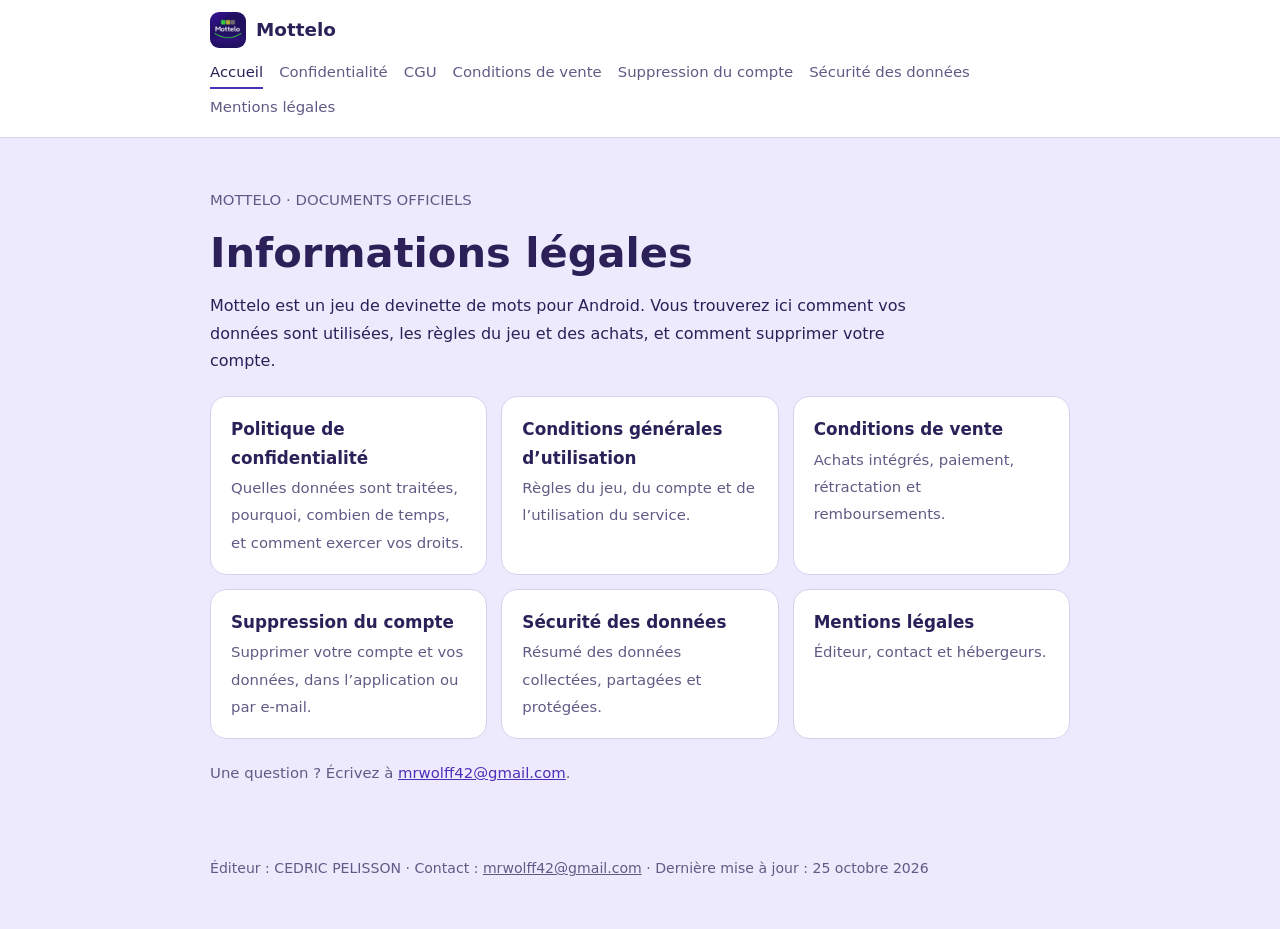
<file: index.html>
<!doctype html>
<html lang="fr">
<head>
<meta charset="utf-8">
<meta name="viewport" content="width=device-width,initial-scale=1">
<title>Informations légales — Mottelo</title>
<meta name="description" content="Confidentialité, conditions d’utilisation, conditions de vente et suppression de compte de l’application Mottelo.">
<meta name="theme-color" content="#25106a">
<link rel="icon" href="logo.png" type="image/png">
<link rel="stylesheet" href="style.css">
</head>
<body>
<header class="top"><div class="in">
<a class="brand" href="index.html"><img src="logo.png" alt="" width="36" height="36">Mottelo</a>
<nav aria-label="Pages légales"><a href="index.html" aria-current="page">Accueil</a><a href="privacy-policy.html">Confidentialité</a><a href="terms.html">CGU</a><a href="sales-terms.html">Conditions de vente</a><a href="account-deletion.html">Suppression du compte</a><a href="data-safety.html">Sécurité des données</a><a href="legal-notice.html">Mentions légales</a></nav>
</div></header>
<main>

<p class="muted">MOTTELO · DOCUMENTS OFFICIELS</p>
<h1>Informations légales</h1>
<p>Mottelo est un jeu de devinette de mots pour Android. Vous trouverez ici comment vos données sont utilisées, les règles du jeu et des achats, et comment supprimer votre compte.</p>
<div class="grid">
<a class="item" href="privacy-policy.html"><strong>Politique de confidentialité</strong><span>Quelles données sont traitées, pourquoi, combien de temps, et comment exercer vos droits.</span></a>
<a class="item" href="terms.html"><strong>Conditions générales d’utilisation</strong><span>Règles du jeu, du compte et de l’utilisation du service.</span></a>
<a class="item" href="sales-terms.html"><strong>Conditions de vente</strong><span>Achats intégrés, paiement, rétractation et remboursements.</span></a>
<a class="item" href="account-deletion.html"><strong>Suppression du compte</strong><span>Supprimer votre compte et vos données, dans l’application ou par e-mail.</span></a>
<a class="item" href="data-safety.html"><strong>Sécurité des données</strong><span>Résumé des données collectées, partagées et protégées.</span></a>
<a class="item" href="legal-notice.html"><strong>Mentions légales</strong><span>Éditeur, contact et hébergeurs.</span></a>
</div>
<p class="muted">Une question ? Écrivez à <a href="mailto:mrwolfflw42@gmail.com">mrwolff42@gmail.com</a>.</p>

</main>
<footer>Éditeur : CEDRIC PELISSON · Contact : <a href="mailto:mrwolfflw42@gmail.com">mrwolff42@gmail.com</a> · Dernière mise à jour : 25 octobre 2026</footer>
</body>
</html>
</file>
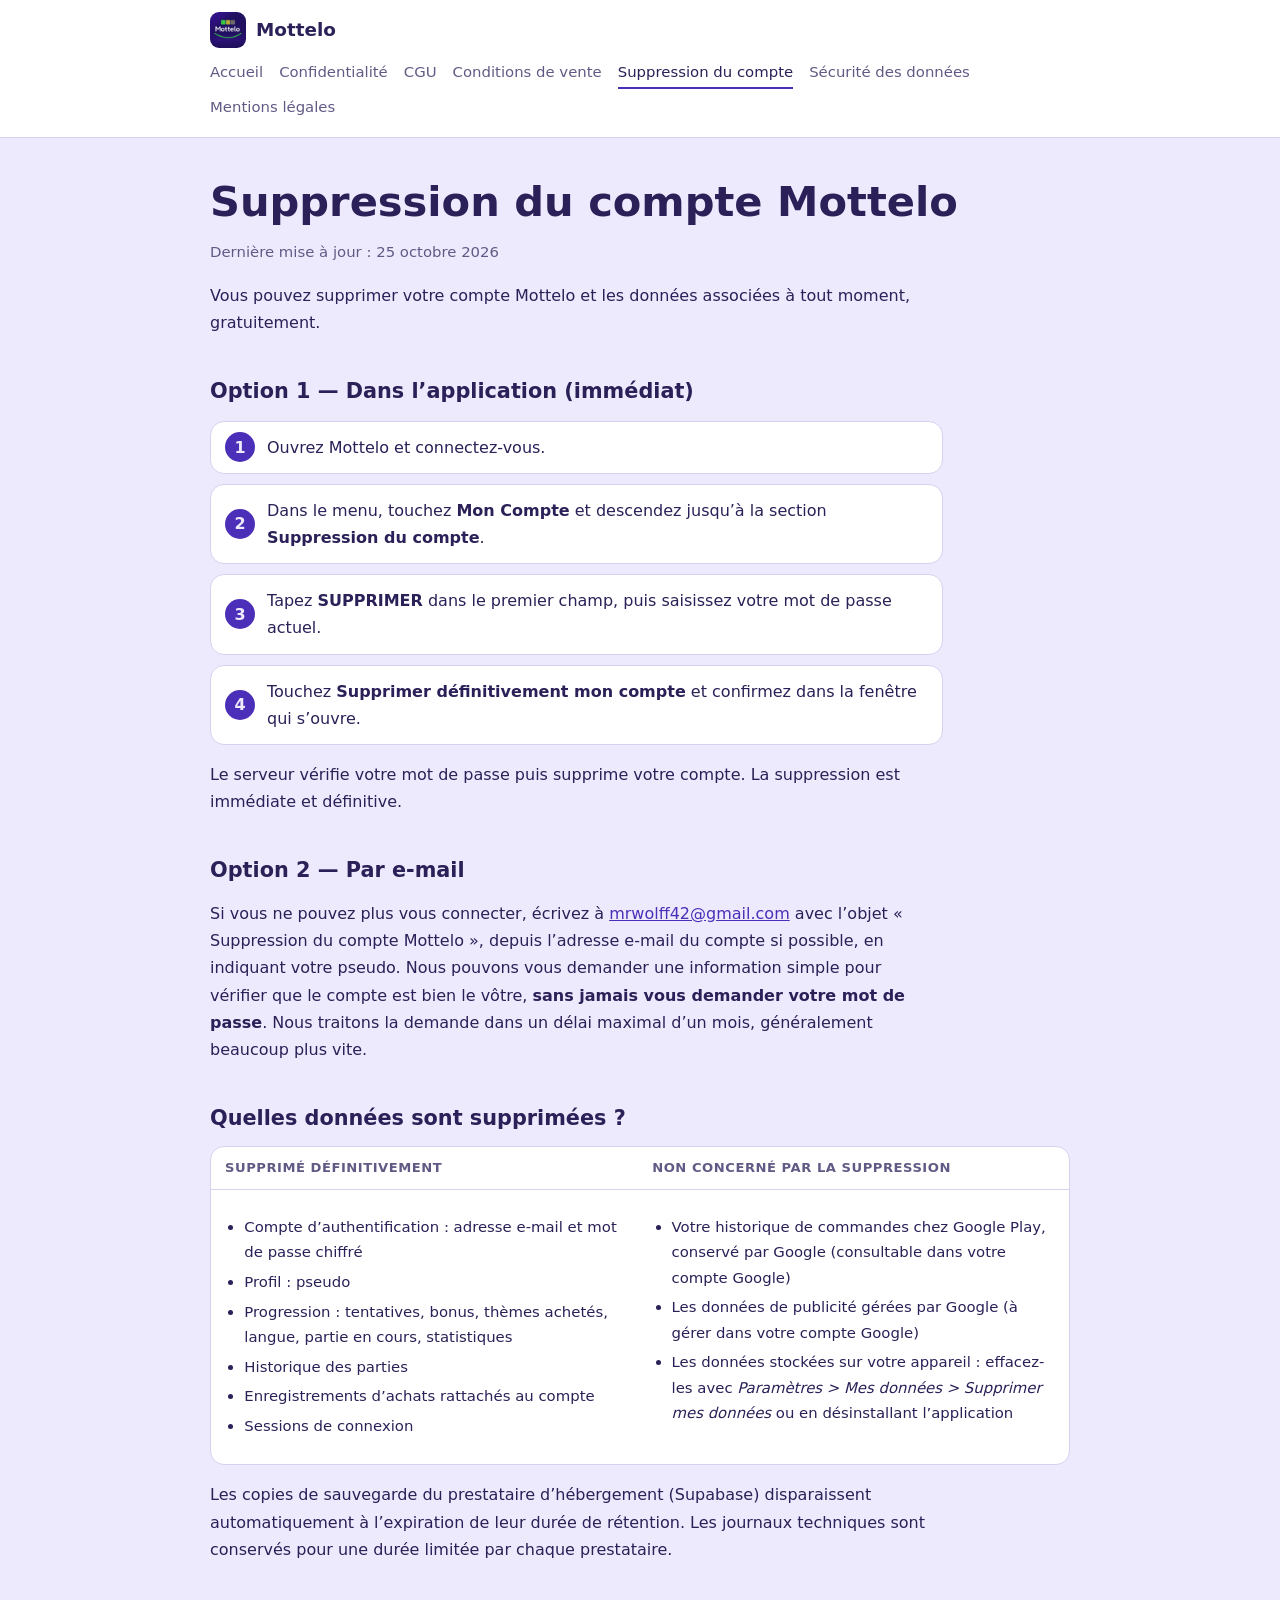
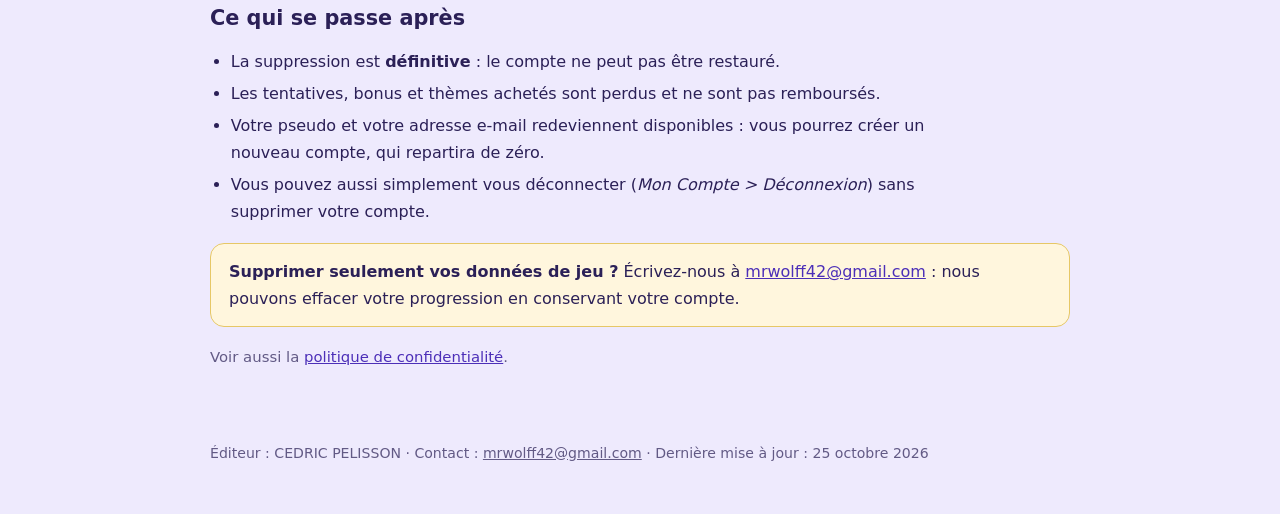
<file: account-deletion.html>
<!doctype html>
<html lang="fr">
<head>
<meta charset="utf-8">
<meta name="viewport" content="width=device-width,initial-scale=1">
<title>Suppression du compte — Mottelo</title>
<meta name="description" content="Comment supprimer votre compte Mottelo et vos données, dans l’application ou par e-mail.">
<meta name="theme-color" content="#25106a">
<link rel="icon" href="logo.png" type="image/png">
<link rel="stylesheet" href="style.css">
</head>
<body>
<header class="top"><div class="in">
<a class="brand" href="index.html"><img src="logo.png" alt="" width="36" height="36">Mottelo</a>
<nav aria-label="Pages légales"><a href="index.html">Accueil</a><a href="privacy-policy.html">Confidentialité</a><a href="terms.html">CGU</a><a href="sales-terms.html">Conditions de vente</a><a href="account-deletion.html" aria-current="page">Suppression du compte</a><a href="data-safety.html">Sécurité des données</a><a href="legal-notice.html">Mentions légales</a></nav>
</div></header>
<main>

<h1>Suppression du compte Mottelo</h1>
<p class="muted">Dernière mise à jour : 25 octobre 2026</p>
<p>Vous pouvez supprimer votre compte Mottelo et les données associées à tout moment, gratuitement.</p>

<h2>Option 1 — Dans l’application (immédiat)</h2>
<ol class="steps">
<li>Ouvrez Mottelo et connectez-vous.</li>
<li>Dans le menu, touchez <strong>Mon Compte</strong> et descendez jusqu’à la section <strong>Suppression du compte</strong>.</li>
<li>Tapez <strong>SUPPRIMER</strong> dans le premier champ, puis saisissez votre mot de passe actuel.</li>
<li>Touchez <strong>Supprimer définitivement mon compte</strong> et confirmez dans la fenêtre qui s’ouvre.</li>
</ol>
<p>Le serveur vérifie votre mot de passe puis supprime votre compte. La suppression est immédiate et définitive.</p>

<h2>Option 2 — Par e-mail</h2>
<p>Si vous ne pouvez plus vous connecter, écrivez à <a href="mailto:mrwolfflw42@gmail.com?subject=Suppression%20du%20compte%20Mottelo">mrwolff42@gmail.com</a> avec l’objet « Suppression du compte Mottelo », depuis l’adresse e-mail du compte si possible, en indiquant votre pseudo. Nous pouvons vous demander une information simple pour vérifier que le compte est bien le vôtre, <strong>sans jamais vous demander votre mot de passe</strong>. Nous traitons la demande dans un délai maximal d’un mois, généralement beaucoup plus vite.</p>

<h2>Quelles données sont supprimées ?</h2>
<div class="tw"><table><thead><tr><th>Supprimé définitivement</th><th>Non concerné par la suppression</th></tr></thead><tbody><tr>
<td><ul><li>Compte d’authentification : adresse e-mail et mot de passe chiffré</li><li>Profil : pseudo</li><li>Progression : tentatives, bonus, thèmes achetés, langue, partie en cours, statistiques</li><li>Historique des parties</li><li>Enregistrements d’achats rattachés au compte</li><li>Sessions de connexion</li></ul></td>
<td><ul><li>Votre historique de commandes chez Google Play, conservé par Google (consultable dans votre compte Google)</li><li>Les données de publicité gérées par Google (à gérer dans votre compte Google)</li><li>Les données stockées sur votre appareil : effacez-les avec <em>Paramètres &gt; Mes données &gt; Supprimer mes données</em> ou en désinstallant l’application</li></ul></td>
</tr></tbody></table></div>
<p>Les copies de sauvegarde du prestataire d’hébergement (Supabase) disparaissent automatiquement à l’expiration de leur durée de rétention. Les journaux techniques sont conservés pour une durée limitée par chaque prestataire.</p>

<h2>Ce qui se passe après</h2>
<ul>
<li>La suppression est <strong>définitive</strong> : le compte ne peut pas être restauré.</li>
<li>Les tentatives, bonus et thèmes achetés sont perdus et ne sont pas remboursés.</li>
<li>Votre pseudo et votre adresse e-mail redeviennent disponibles : vous pourrez créer un nouveau compte, qui repartira de zéro.</li>
<li>Vous pouvez aussi simplement vous déconnecter (<em>Mon Compte &gt; Déconnexion</em>) sans supprimer votre compte.</li>
</ul>

<div class="note"><strong>Supprimer seulement vos données de jeu ?</strong> Écrivez-nous à <a href="mailto:mrwolfflw42@gmail.com">mrwolff42@gmail.com</a> : nous pouvons effacer votre progression en conservant votre compte.</div>

<p class="muted">Voir aussi la <a href="privacy-policy.html">politique de confidentialité</a>.</p>

</main>
<footer>Éditeur : CEDRIC PELISSON · Contact : <a href="mailto:mrwolfflw42@gmail.com">mrwolff42@gmail.com</a> · Dernière mise à jour : 25 octobre 2026</footer>
</body>
</html>
</file>
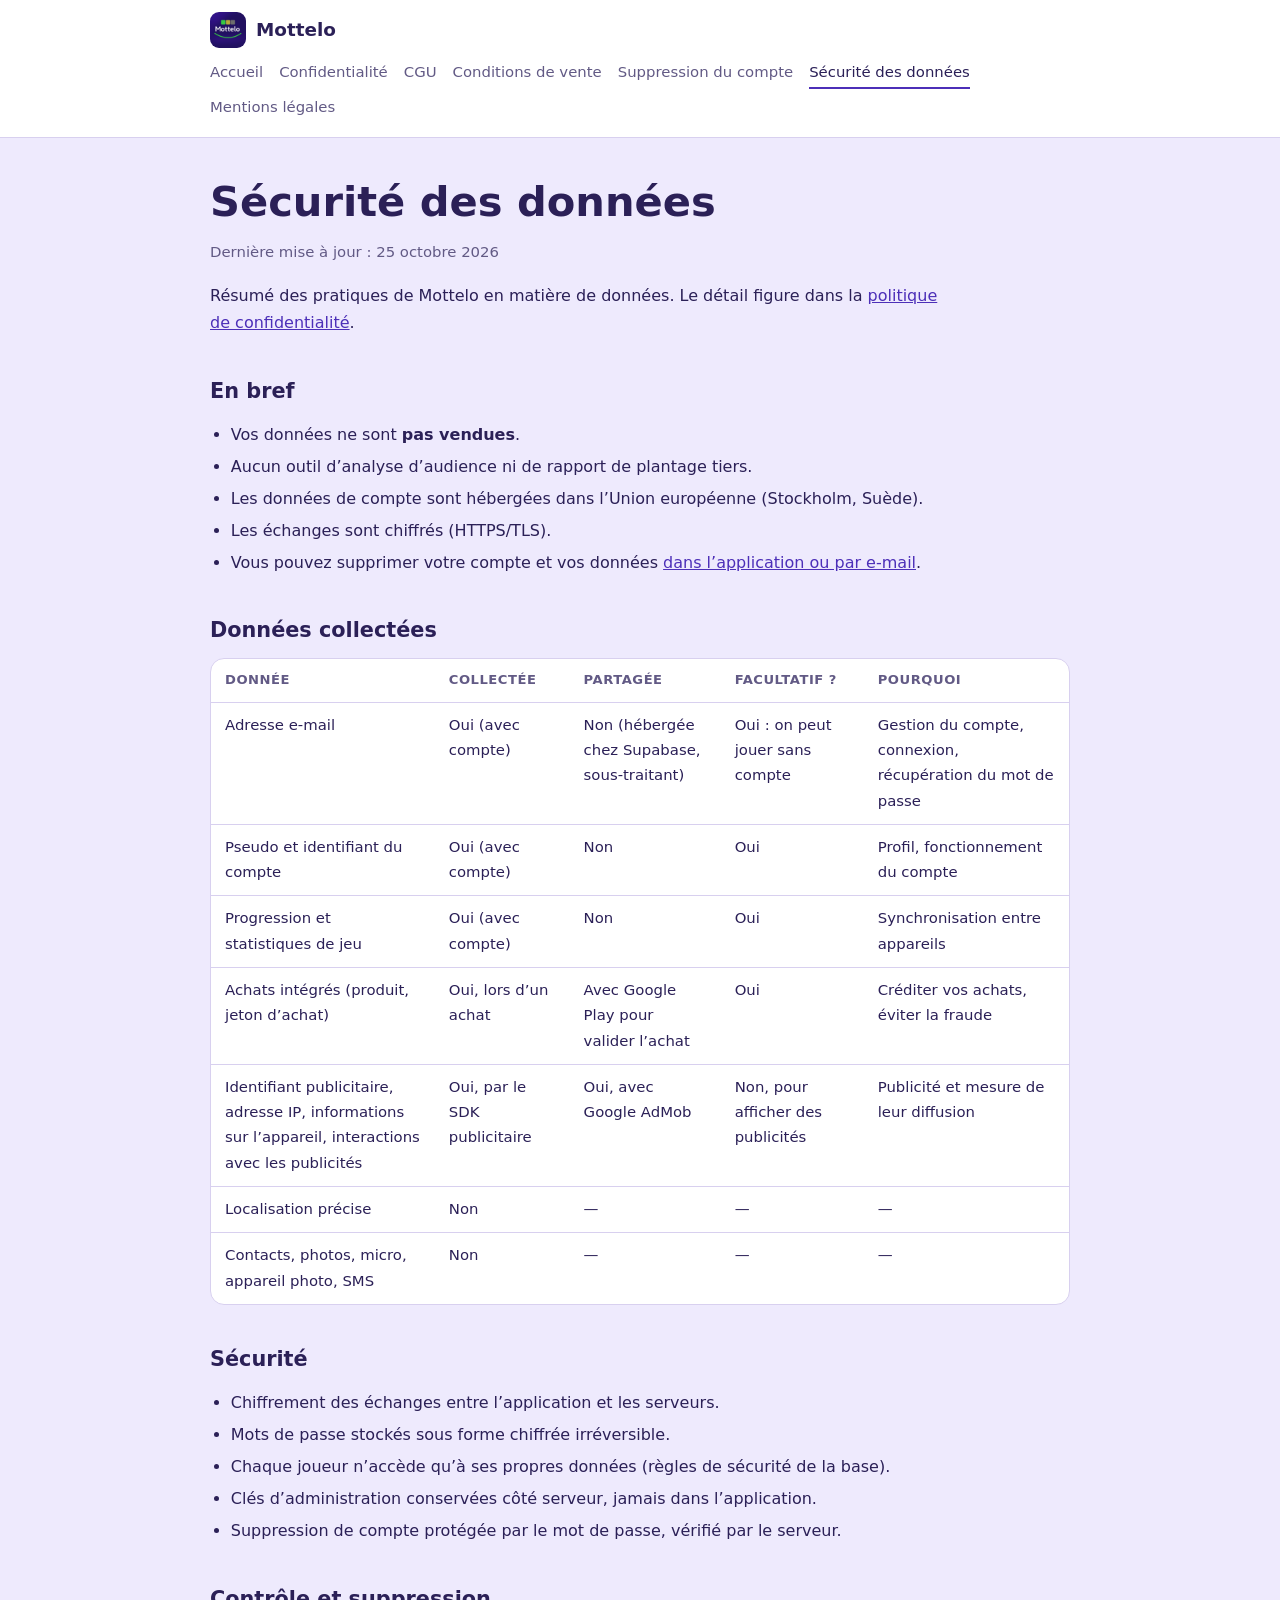
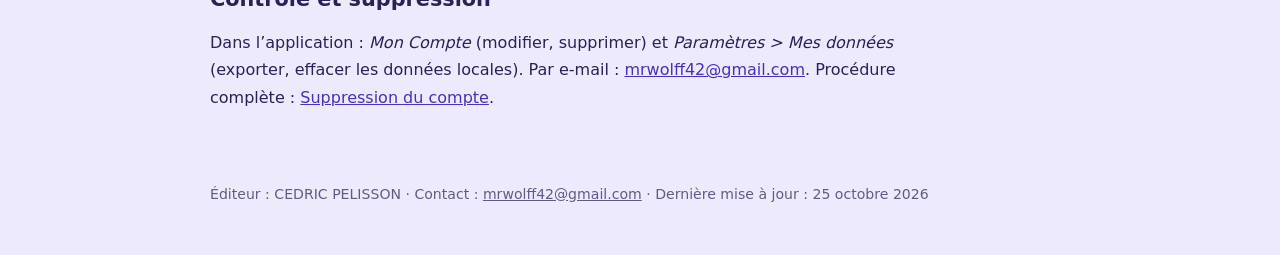
<file: data-safety.html>
<!doctype html>
<html lang="fr">
<head>
<meta charset="utf-8">
<meta name="viewport" content="width=device-width,initial-scale=1">
<title>Sécurité des données — Mottelo</title>
<meta name="description" content="Résumé des données collectées, partagées et protégées par l’application Mottelo.">
<meta name="theme-color" content="#25106a">
<link rel="icon" href="logo.png" type="image/png">
<link rel="stylesheet" href="style.css">
</head>
<body>
<header class="top"><div class="in">
<a class="brand" href="index.html"><img src="logo.png" alt="" width="36" height="36">Mottelo</a>
<nav aria-label="Pages légales"><a href="index.html">Accueil</a><a href="privacy-policy.html">Confidentialité</a><a href="terms.html">CGU</a><a href="sales-terms.html">Conditions de vente</a><a href="account-deletion.html">Suppression du compte</a><a href="data-safety.html" aria-current="page">Sécurité des données</a><a href="legal-notice.html">Mentions légales</a></nav>
</div></header>
<main>

<h1>Sécurité des données</h1>
<p class="muted">Dernière mise à jour : 25 octobre 2026</p>
<p>Résumé des pratiques de Mottelo en matière de données. Le détail figure dans la <a href="privacy-policy.html">politique de confidentialité</a>.</p>

<h2>En bref</h2>
<ul>
<li>Vos données ne sont <strong>pas vendues</strong>.</li>
<li>Aucun outil d’analyse d’audience ni de rapport de plantage tiers.</li>
<li>Les données de compte sont hébergées dans l’Union européenne (Stockholm, Suède).</li>
<li>Les échanges sont chiffrés (HTTPS/TLS).</li>
<li>Vous pouvez supprimer votre compte et vos données <a href="account-deletion.html">dans l’application ou par e-mail</a>.</li>
</ul>

<h2>Données collectées</h2>
<div class="tw"><table><thead><tr><th>Donnée</th><th>Collectée</th><th>Partagée</th><th>Facultatif ?</th><th>Pourquoi</th></tr></thead><tbody><tr><td>Adresse e-mail</td><td>Oui (avec compte)</td><td>Non (hébergée chez Supabase, sous-traitant)</td><td>Oui : on peut jouer sans compte</td><td>Gestion du compte, connexion, récupération du mot de passe</td></tr><tr><td>Pseudo et identifiant du compte</td><td>Oui (avec compte)</td><td>Non</td><td>Oui</td><td>Profil, fonctionnement du compte</td></tr><tr><td>Progression et statistiques de jeu</td><td>Oui (avec compte)</td><td>Non</td><td>Oui</td><td>Synchronisation entre appareils</td></tr><tr><td>Achats intégrés (produit, jeton d’achat)</td><td>Oui, lors d’un achat</td><td>Avec Google Play pour valider l’achat</td><td>Oui</td><td>Créditer vos achats, éviter la fraude</td></tr><tr><td>Identifiant publicitaire, adresse IP, informations sur l’appareil, interactions avec les publicités</td><td>Oui, par le SDK publicitaire</td><td>Oui, avec Google AdMob</td><td>Non, pour afficher des publicités</td><td>Publicité et mesure de leur diffusion</td></tr><tr><td>Localisation précise</td><td>Non</td><td>—</td><td>—</td><td>—</td></tr><tr><td>Contacts, photos, micro, appareil photo, SMS</td><td>Non</td><td>—</td><td>—</td><td>—</td></tr></tbody></table></div>

<h2>Sécurité</h2>
<ul>
<li>Chiffrement des échanges entre l’application et les serveurs.</li>
<li>Mots de passe stockés sous forme chiffrée irréversible.</li>
<li>Chaque joueur n’accède qu’à ses propres données (règles de sécurité de la base).</li>
<li>Clés d’administration conservées côté serveur, jamais dans l’application.</li>
<li>Suppression de compte protégée par le mot de passe, vérifié par le serveur.</li>
</ul>

<h2>Contrôle et suppression</h2>
<p>Dans l’application : <em>Mon Compte</em> (modifier, supprimer) et <em>Paramètres &gt; Mes données</em> (exporter, effacer les données locales). Par e-mail : <a href="mailto:mrwolff42@gmail.com">mrwolff42@gmail.com</a>. Procédure complète : <a href="account-deletion.html">Suppression du compte</a>.</p>

</main>
<footer>Éditeur : CEDRIC PELISSON · Contact : <a href="mailto:mrwolff42@gmail.com">mrwolff42@gmail.com</a> · Dernière mise à jour : 25 octobre 2026</footer>
</body>
</html>
</file>
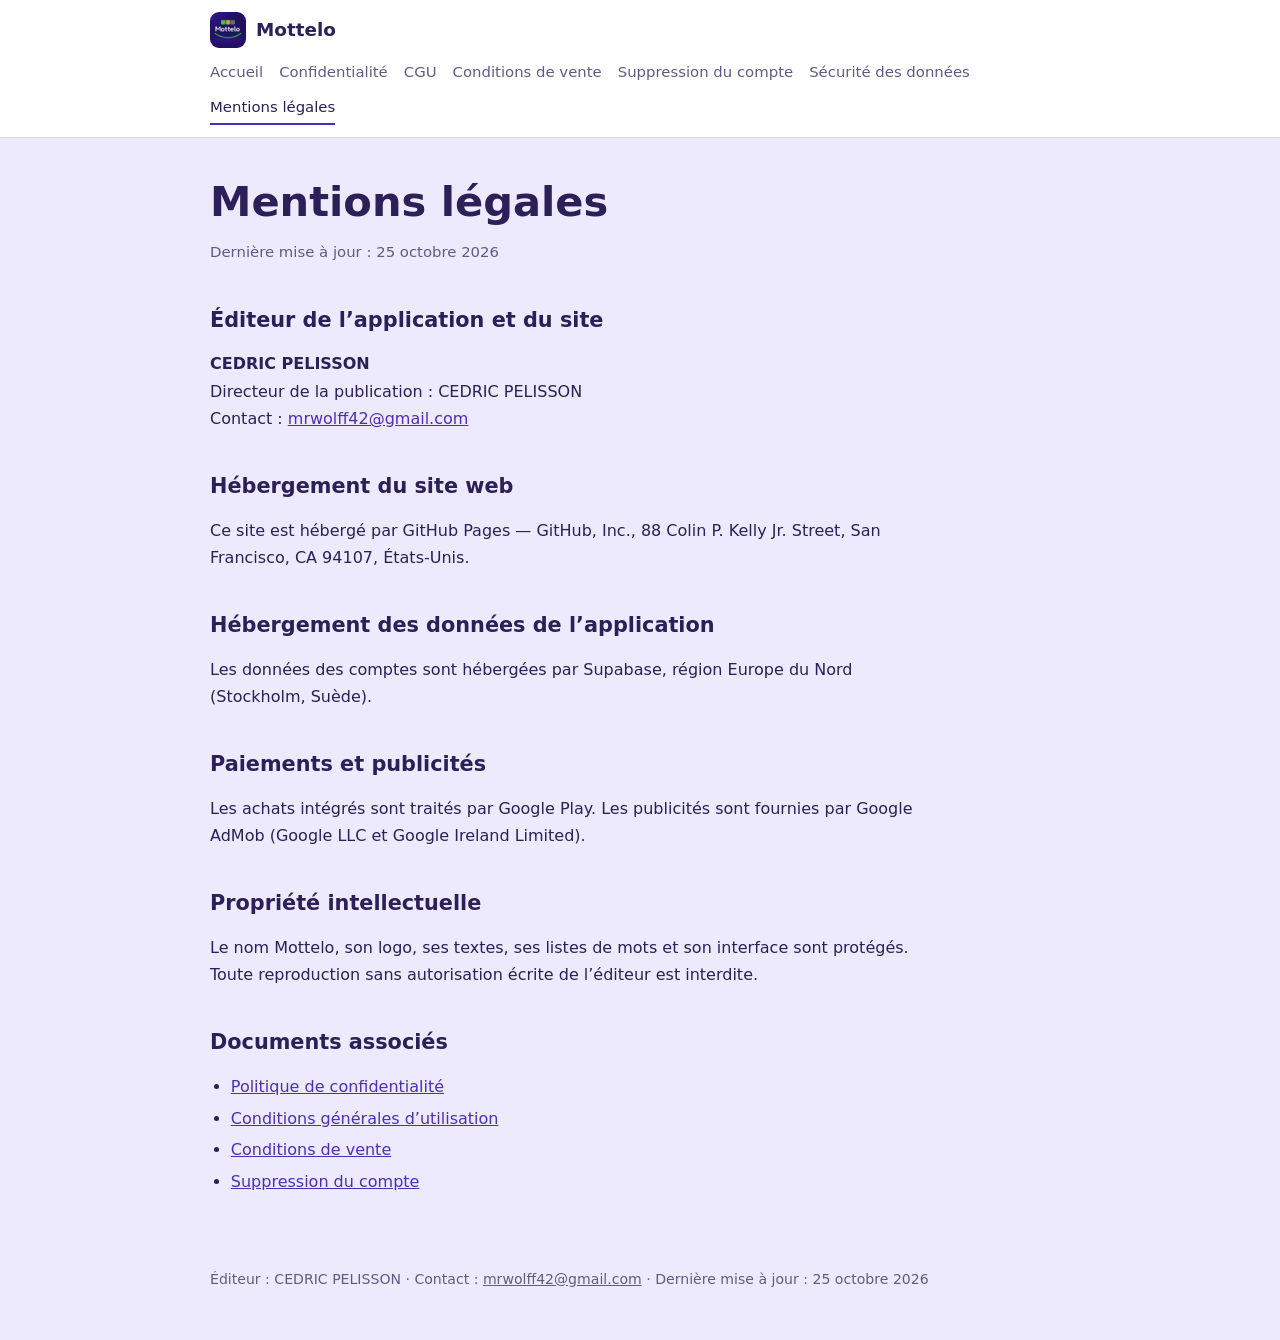
<file: legal-notice.html>
<!doctype html>
<html lang="fr">
<head>
<meta charset="utf-8">
<meta name="viewport" content="width=device-width,initial-scale=1">
<title>Mentions légales — Mottelo</title>
<meta name="description" content="Éditeur, contact et hébergeurs de l’application et du site Mottelo.">
<meta name="theme-color" content="#25106a">
<link rel="icon" href="logo.png" type="image/png">
<link rel="stylesheet" href="style.css">
</head>
<body>
<header class="top"><div class="in">
<a class="brand" href="index.html"><img src="logo.png" alt="" width="36" height="36">Mottelo</a>
<nav aria-label="Pages légales"><a href="index.html">Accueil</a><a href="privacy-policy.html">Confidentialité</a><a href="terms.html">CGU</a><a href="sales-terms.html">Conditions de vente</a><a href="account-deletion.html">Suppression du compte</a><a href="data-safety.html">Sécurité des données</a><a href="legal-notice.html" aria-current="page">Mentions légales</a></nav>
</div></header>
<main>

<h1>Mentions légales</h1>
<p class="muted">Dernière mise à jour : 25 octobre 2026</p>

<h2>Éditeur de l’application et du site</h2>
<p><strong>CEDRIC PELISSON</strong><br>Directeur de la publication : CEDRIC PELISSON<br>Contact : <a href="mailto:mrwolfflw42@gmail.com">mrwolff42@gmail.com</a></p>

<h2>Hébergement du site web</h2>
<p>Ce site est hébergé par GitHub Pages — GitHub, Inc., 88 Colin P. Kelly Jr. Street, San Francisco, CA 94107, États-Unis.</p>

<h2>Hébergement des données de l’application</h2>
<p>Les données des comptes sont hébergées par Supabase, région Europe du Nord (Stockholm, Suède).</p>

<h2>Paiements et publicités</h2>
<p>Les achats intégrés sont traités par Google Play. Les publicités sont fournies par Google AdMob (Google LLC et Google Ireland Limited).</p>

<h2>Propriété intellectuelle</h2>
<p>Le nom Mottelo, son logo, ses textes, ses listes de mots et son interface sont protégés. Toute reproduction sans autorisation écrite de l’éditeur est interdite.</p>

<h2>Documents associés</h2>
<ul>
<li><a href="privacy-policy.html">Politique de confidentialité</a></li>
<li><a href="terms.html">Conditions générales d’utilisation</a></li>
<li><a href="sales-terms.html">Conditions de vente</a></li>
<li><a href="account-deletion.html">Suppression du compte</a></li>
</ul>

</main>
<footer>Éditeur : CEDRIC PELISSON · Contact : <a href="mailto:mrwolfflw42@gmail.com">mrwolff42@gmail.com</a> · Dernière mise à jour : 25 octobre 2026</footer>
</body>
</html>
</file>
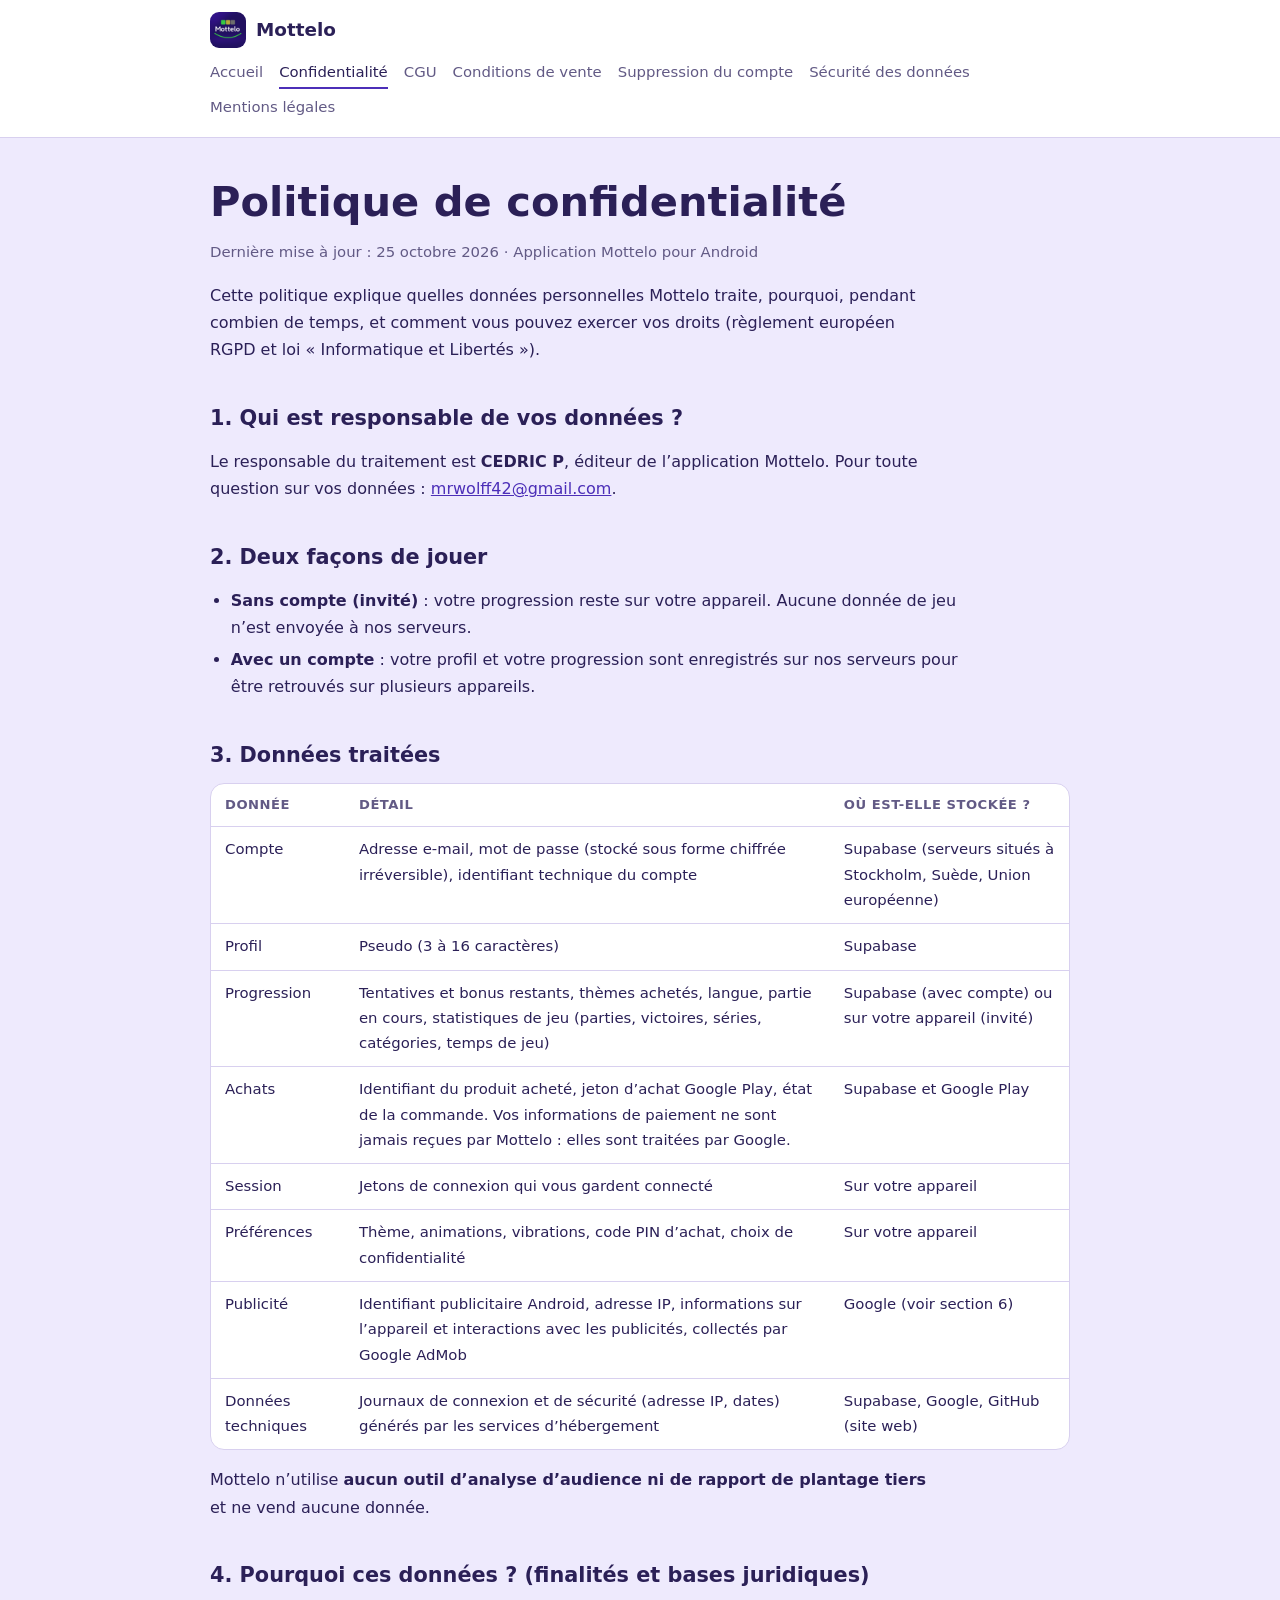
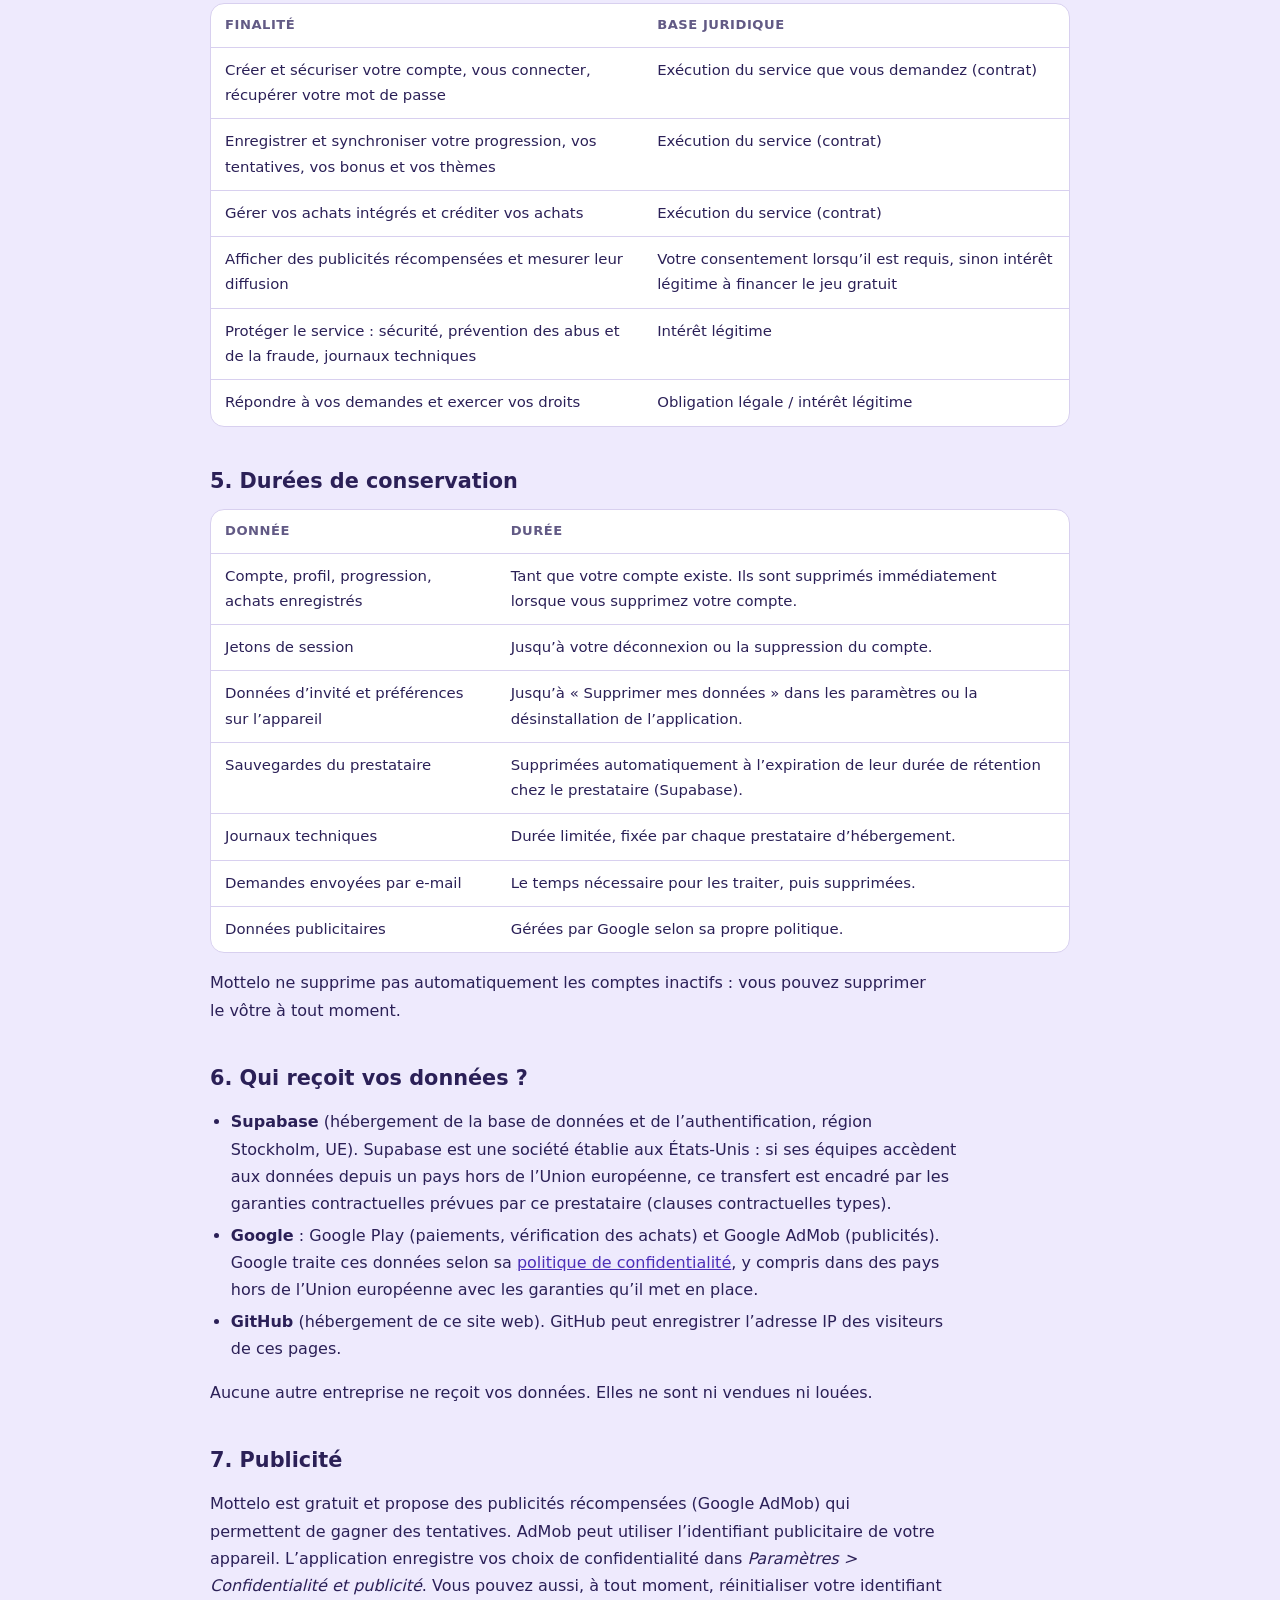
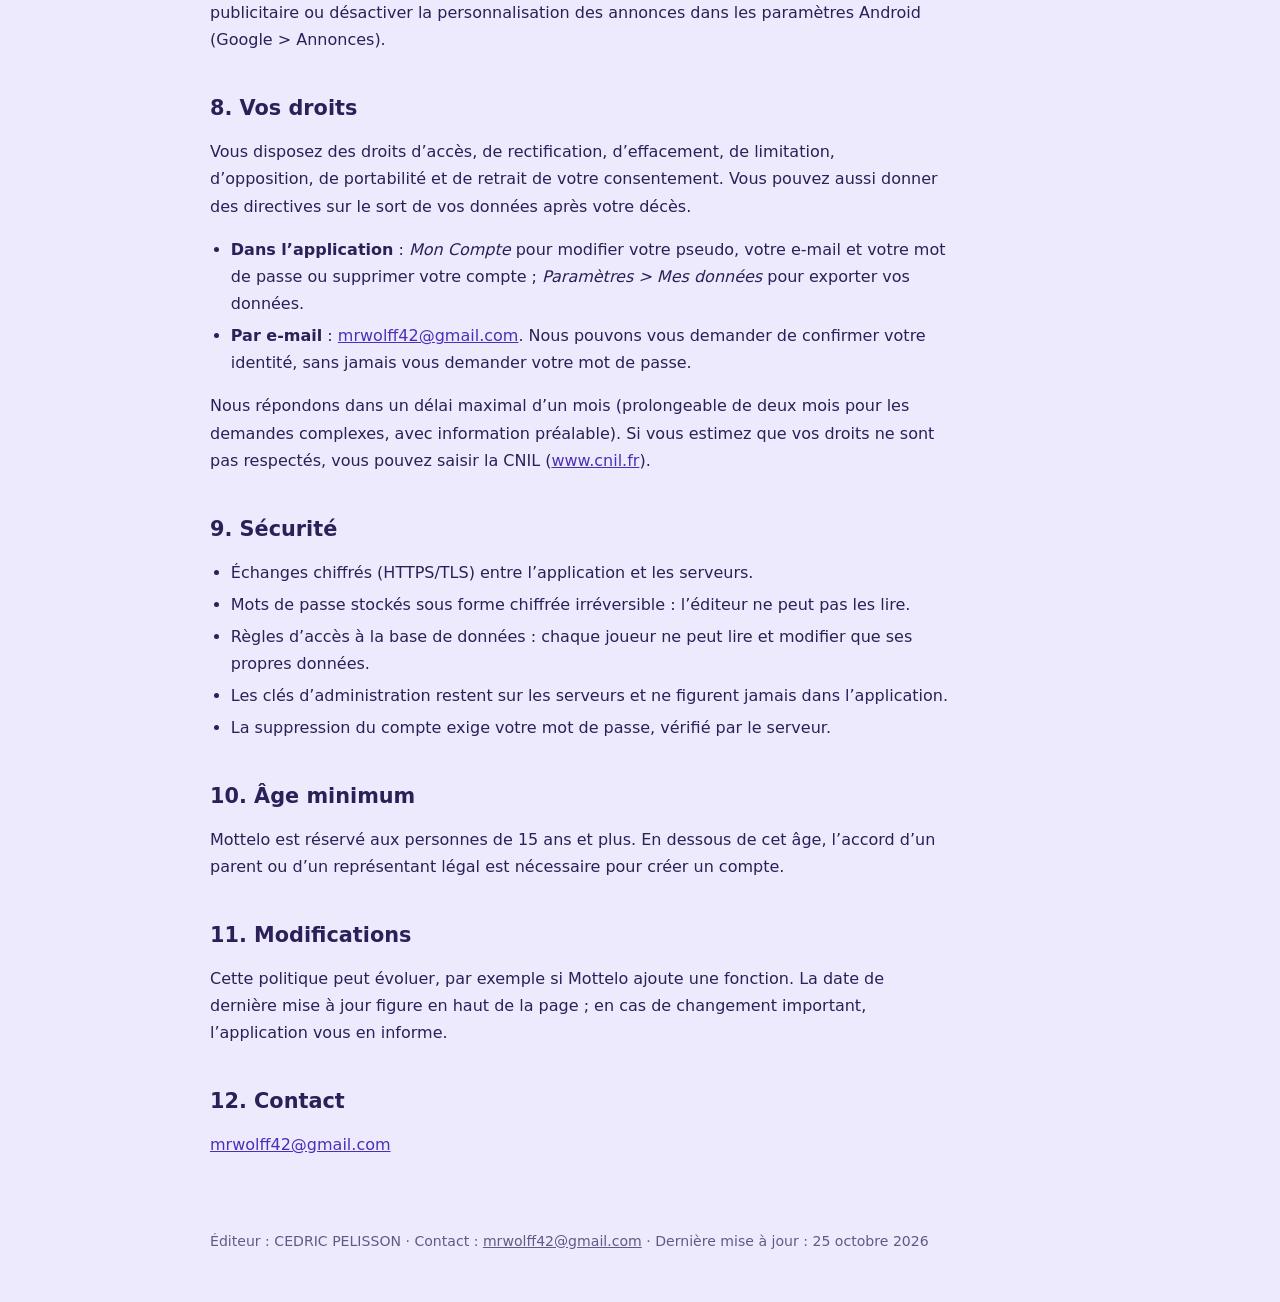
<file: privacy-policy.html>
<!doctype html>
<html lang="fr">
<head>
<meta charset="utf-8">
<meta name="viewport" content="width=device-width,initial-scale=1">
<title>Politique de confidentialité — Mottelo</title>
<meta name="description" content="Données traitées par Mottelo, finalités, durées de conservation, destinataires et droits des utilisateurs.">
<meta name="theme-color" content="#25106a">
<link rel="icon" href="logo.png" type="image/png">
<link rel="stylesheet" href="style.css">
</head>
<body>
<header class="top"><div class="in">
<a class="brand" href="index.html"><img src="logo.png" alt="" width="36" height="36">Mottelo</a>
<nav aria-label="Pages légales"><a href="index.html">Accueil</a><a href="privacy-policy.html" aria-current="page">Confidentialité</a><a href="terms.html">CGU</a><a href="sales-terms.html">Conditions de vente</a><a href="account-deletion.html">Suppression du compte</a><a href="data-safety.html">Sécurité des données</a><a href="legal-notice.html">Mentions légales</a></nav>
</div></header>
<main>

<h1>Politique de confidentialité</h1>
<p class="muted">Dernière mise à jour : 25 octobre 2026 · Application Mottelo pour Android</p>
<p>Cette politique explique quelles données personnelles Mottelo traite, pourquoi, pendant combien de temps, et comment vous pouvez exercer vos droits (règlement européen RGPD et loi « Informatique et Libertés »).</p>

<h2>1. Qui est responsable de vos données ?</h2>
<p>Le responsable du traitement est <strong>CEDRIC P</strong>, éditeur de l’application Mottelo. Pour toute question sur vos données : <a href="mailto:mrwolfflw42@gmail.com">mrwolff42@gmail.com</a>.</p>

<h2>2. Deux façons de jouer</h2>
<ul>
<li><strong>Sans compte (invité)</strong> : votre progression reste sur votre appareil. Aucune donnée de jeu n’est envoyée à nos serveurs.</li>
<li><strong>Avec un compte</strong> : votre profil et votre progression sont enregistrés sur nos serveurs pour être retrouvés sur plusieurs appareils.</li>
</ul>

<h2>3. Données traitées</h2>
<div class="tw"><table><thead><tr><th>Donnée</th><th>Détail</th><th>Où est-elle stockée ?</th></tr></thead><tbody><tr><td>Compte</td><td>Adresse e-mail, mot de passe (stocké sous forme chiffrée irréversible), identifiant technique du compte</td><td>Supabase (serveurs situés à Stockholm, Suède, Union européenne)</td></tr><tr><td>Profil</td><td>Pseudo (3 à 16 caractères)</td><td>Supabase</td></tr><tr><td>Progression</td><td>Tentatives et bonus restants, thèmes achetés, langue, partie en cours, statistiques de jeu (parties, victoires, séries, catégories, temps de jeu)</td><td>Supabase (avec compte) ou sur votre appareil (invité)</td></tr><tr><td>Achats</td><td>Identifiant du produit acheté, jeton d’achat Google Play, état de la commande. Vos informations de paiement ne sont jamais reçues par Mottelo : elles sont traitées par Google.</td><td>Supabase et Google Play</td></tr><tr><td>Session</td><td>Jetons de connexion qui vous gardent connecté</td><td>Sur votre appareil</td></tr><tr><td>Préférences</td><td>Thème, animations, vibrations, code PIN d’achat, choix de confidentialité</td><td>Sur votre appareil</td></tr><tr><td>Publicité</td><td>Identifiant publicitaire Android, adresse IP, informations sur l’appareil et interactions avec les publicités, collectés par Google AdMob</td><td>Google (voir section 6)</td></tr><tr><td>Données techniques</td><td>Journaux de connexion et de sécurité (adresse IP, dates) générés par les services d’hébergement</td><td>Supabase, Google, GitHub (site web)</td></tr></tbody></table></div>
<p>Mottelo n’utilise <strong>aucun outil d’analyse d’audience ni de rapport de plantage tiers</strong> et ne vend aucune donnée.</p>

<h2>4. Pourquoi ces données ? (finalités et bases juridiques)</h2>
<div class="tw"><table><thead><tr><th>Finalité</th><th>Base juridique</th></tr></thead><tbody><tr><td>Créer et sécuriser votre compte, vous connecter, récupérer votre mot de passe</td><td>Exécution du service que vous demandez (contrat)</td></tr><tr><td>Enregistrer et synchroniser votre progression, vos tentatives, vos bonus et vos thèmes</td><td>Exécution du service (contrat)</td></tr><tr><td>Gérer vos achats intégrés et créditer vos achats</td><td>Exécution du service (contrat)</td></tr><tr><td>Afficher des publicités récompensées et mesurer leur diffusion</td><td>Votre consentement lorsqu’il est requis, sinon intérêt légitime à financer le jeu gratuit</td></tr><tr><td>Protéger le service : sécurité, prévention des abus et de la fraude, journaux techniques</td><td>Intérêt légitime</td></tr><tr><td>Répondre à vos demandes et exercer vos droits</td><td>Obligation légale / intérêt légitime</td></tr></tbody></table></div>

<h2>5. Durées de conservation</h2>
<div class="tw"><table><thead><tr><th>Donnée</th><th>Durée</th></tr></thead><tbody><tr><td>Compte, profil, progression, achats enregistrés</td><td>Tant que votre compte existe. Ils sont supprimés immédiatement lorsque vous supprimez votre compte.</td></tr><tr><td>Jetons de session</td><td>Jusqu’à votre déconnexion ou la suppression du compte.</td></tr><tr><td>Données d’invité et préférences sur l’appareil</td><td>Jusqu’à « Supprimer mes données » dans les paramètres ou la désinstallation de l’application.</td></tr><tr><td>Sauvegardes du prestataire</td><td>Supprimées automatiquement à l’expiration de leur durée de rétention chez le prestataire (Supabase).</td></tr><tr><td>Journaux techniques</td><td>Durée limitée, fixée par chaque prestataire d’hébergement.</td></tr><tr><td>Demandes envoyées par e-mail</td><td>Le temps nécessaire pour les traiter, puis supprimées.</td></tr><tr><td>Données publicitaires</td><td>Gérées par Google selon sa propre politique.</td></tr></tbody></table></div>
<p>Mottelo ne supprime pas automatiquement les comptes inactifs : vous pouvez supprimer le vôtre à tout moment.</p>

<h2>6. Qui reçoit vos données ?</h2>
<ul>
<li><strong>Supabase</strong> (hébergement de la base de données et de l’authentification, région Stockholm, UE). Supabase est une société établie aux États-Unis : si ses équipes accèdent aux données depuis un pays hors de l’Union européenne, ce transfert est encadré par les garanties contractuelles prévues par ce prestataire (clauses contractuelles types).</li>
<li><strong>Google</strong> : Google Play (paiements, vérification des achats) et Google AdMob (publicités). Google traite ces données selon sa <a href="https://policies.google.com/privacy" rel="noopener">politique de confidentialité</a>, y compris dans des pays hors de l’Union européenne avec les garanties qu’il met en place.</li>
<li><strong>GitHub</strong> (hébergement de ce site web). GitHub peut enregistrer l’adresse IP des visiteurs de ces pages.</li>
</ul>
<p>Aucune autre entreprise ne reçoit vos données. Elles ne sont ni vendues ni louées.</p>

<h2>7. Publicité</h2>
<p>Mottelo est gratuit et propose des publicités récompensées (Google AdMob) qui permettent de gagner des tentatives. AdMob peut utiliser l’identifiant publicitaire de votre appareil. L’application enregistre vos choix de confidentialité dans <em>Paramètres &gt; Confidentialité et publicité</em>. Vous pouvez aussi, à tout moment, réinitialiser votre identifiant publicitaire ou désactiver la personnalisation des annonces dans les paramètres Android (Google &gt; Annonces).</p>

<h2>8. Vos droits</h2>
<p>Vous disposez des droits d’accès, de rectification, d’effacement, de limitation, d’opposition, de portabilité et de retrait de votre consentement. Vous pouvez aussi donner des directives sur le sort de vos données après votre décès.</p>
<ul>
<li><strong>Dans l’application</strong> : <em>Mon Compte</em> pour modifier votre pseudo, votre e-mail et votre mot de passe ou supprimer votre compte ; <em>Paramètres &gt; Mes données</em> pour exporter vos données.</li>
<li><strong>Par e-mail</strong> : <a href="mailto:mrwolfflw42@gmail.com">mrwolff42@gmail.com</a>. Nous pouvons vous demander de confirmer votre identité, sans jamais vous demander votre mot de passe.</li>
</ul>
<p>Nous répondons dans un délai maximal d’un mois (prolongeable de deux mois pour les demandes complexes, avec information préalable). Si vous estimez que vos droits ne sont pas respectés, vous pouvez saisir la CNIL (<a href="https://www.cnil.fr" rel="noopener">www.cnil.fr</a>).</p>

<h2>9. Sécurité</h2>
<ul>
<li>Échanges chiffrés (HTTPS/TLS) entre l’application et les serveurs.</li>
<li>Mots de passe stockés sous forme chiffrée irréversible : l’éditeur ne peut pas les lire.</li>
<li>Règles d’accès à la base de données : chaque joueur ne peut lire et modifier que ses propres données.</li>
<li>Les clés d’administration restent sur les serveurs et ne figurent jamais dans l’application.</li>
<li>La suppression du compte exige votre mot de passe, vérifié par le serveur.</li>
</ul>

<h2>10. Âge minimum</h2>
<p>Mottelo est réservé aux personnes de 15 ans et plus. En dessous de cet âge, l’accord d’un parent ou d’un représentant légal est nécessaire pour créer un compte.</p>

<h2>11. Modifications</h2>
<p>Cette politique peut évoluer, par exemple si Mottelo ajoute une fonction. La date de dernière mise à jour figure en haut de la page ; en cas de changement important, l’application vous en informe.</p>

<h2>12. Contact</h2>
<p><a href="mailto:mrwolfflw42@gmail.com">mrwolff42@gmail.com</a></p>

</main>
<footer>Éditeur : CEDRIC PELISSON · Contact : <a href="mailto:mrwolff42@gmail.com">mrwolff42@gmail.com</a> · Dernière mise à jour : 25 octobre 2026</footer>
</body>
</html>
</file>
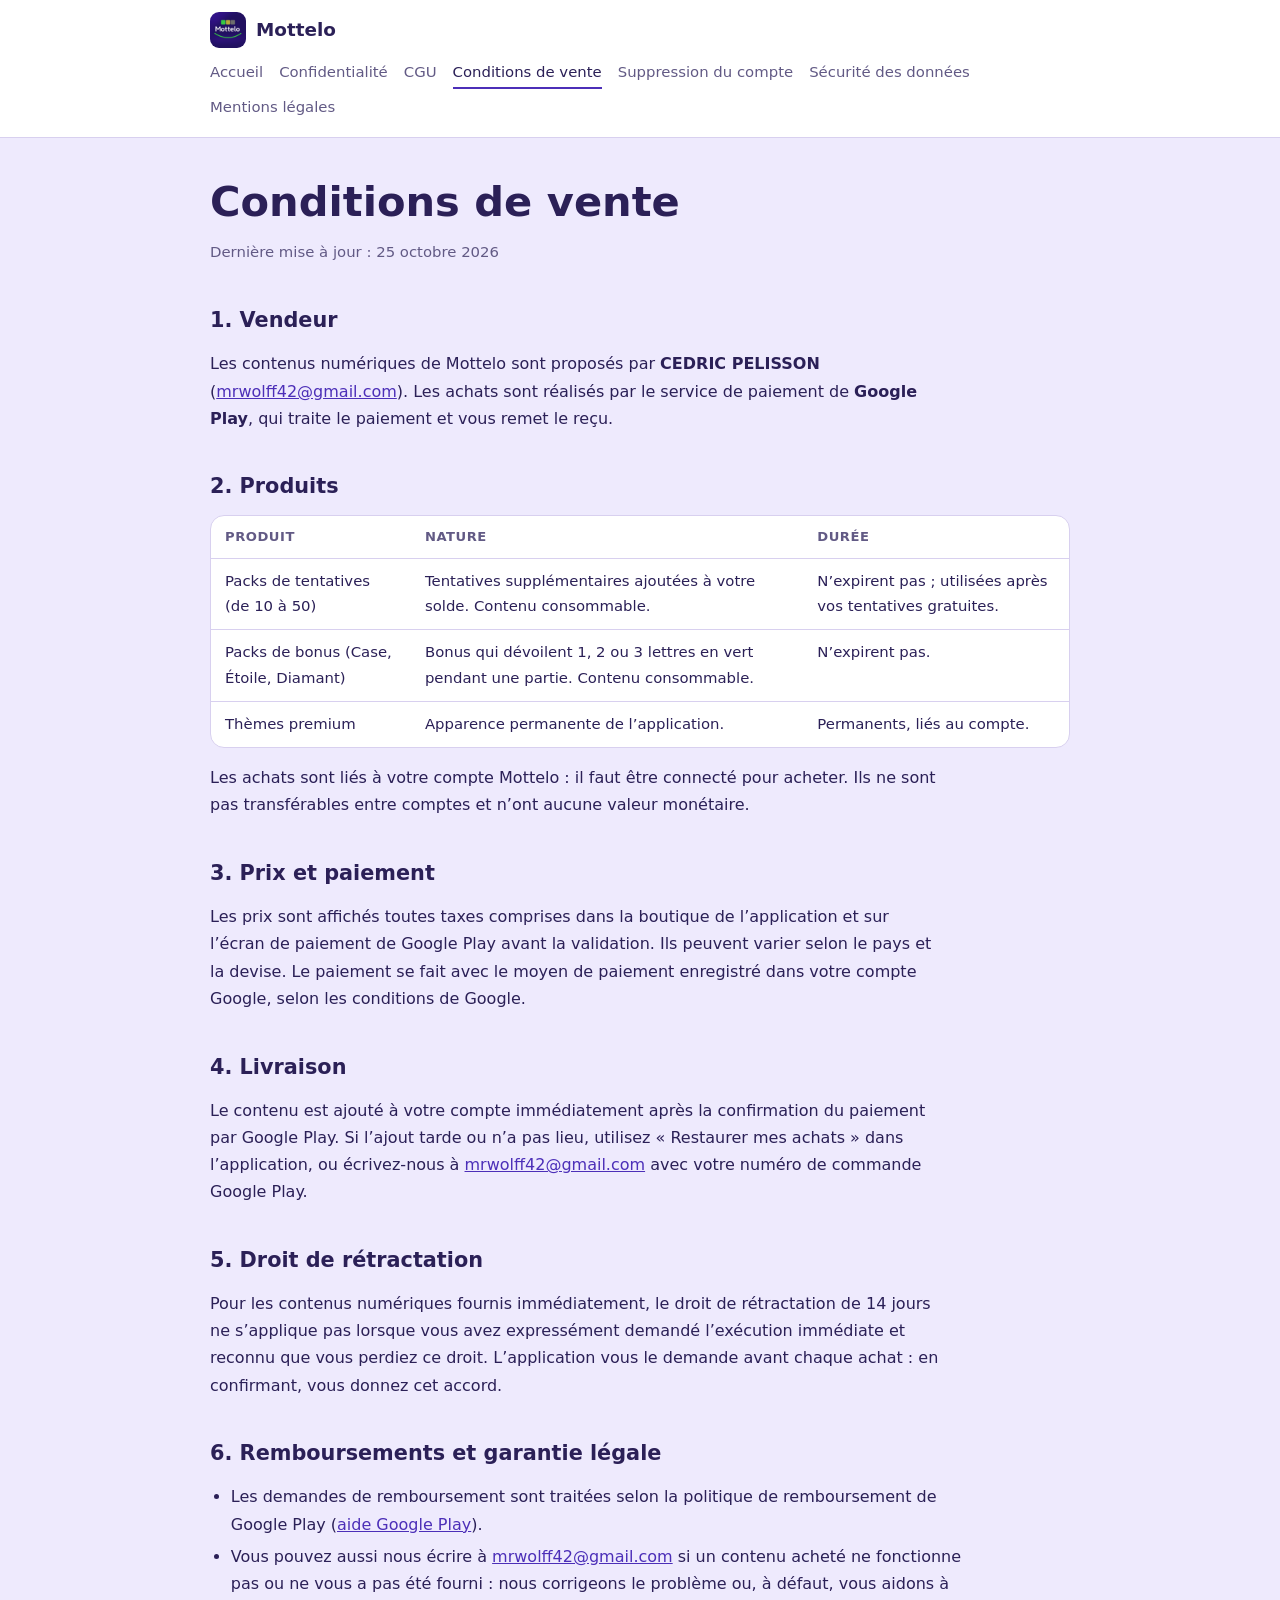
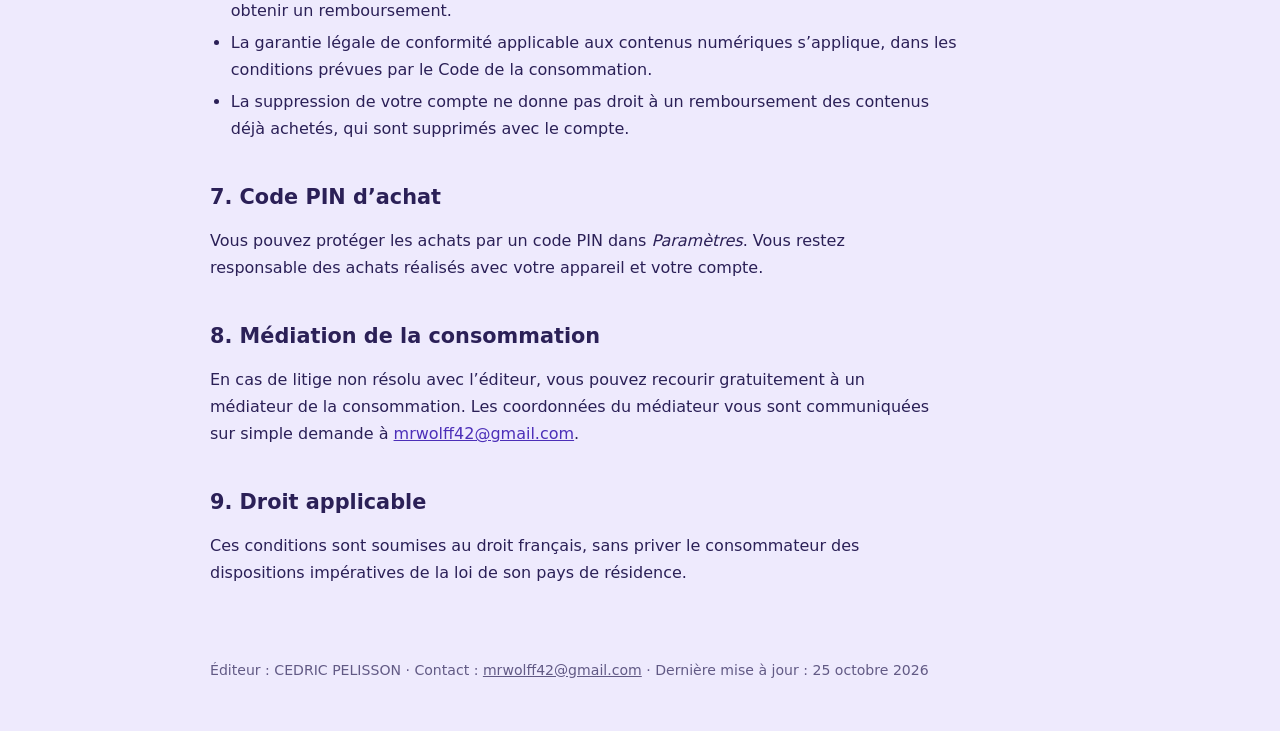
<file: sales-terms.html>
<!doctype html>
<html lang="fr">
<head>
<meta charset="utf-8">
<meta name="viewport" content="width=device-width,initial-scale=1">
<title>Conditions de vente — Mottelo</title>
<meta name="description" content="Conditions des achats intégrés dans Mottelo : produits, prix, paiement via Google Play, rétractation, remboursements.">
<meta name="theme-color" content="#25106a">
<link rel="icon" href="logo.png" type="image/png">
<link rel="stylesheet" href="style.css">
</head>
<body>
<header class="top"><div class="in">
<a class="brand" href="index.html"><img src="logo.png" alt="" width="36" height="36">Mottelo</a>
<nav aria-label="Pages légales"><a href="index.html">Accueil</a><a href="privacy-policy.html">Confidentialité</a><a href="terms.html">CGU</a><a href="sales-terms.html" aria-current="page">Conditions de vente</a><a href="account-deletion.html">Suppression du compte</a><a href="data-safety.html">Sécurité des données</a><a href="legal-notice.html">Mentions légales</a></nav>
</div></header>
<main>

<h1>Conditions de vente</h1>
<p class="muted">Dernière mise à jour : 25 octobre 2026</p>

<h2>1. Vendeur</h2>
<p>Les contenus numériques de Mottelo sont proposés par <strong>CEDRIC PELISSON</strong> (<a href="mailto:mrwolfflw42@gmail.com">mrwolff42@gmail.com</a>). Les achats sont réalisés par le service de paiement de <strong>Google Play</strong>, qui traite le paiement et vous remet le reçu.</p>

<h2>2. Produits</h2>
<div class="tw"><table><thead><tr><th>Produit</th><th>Nature</th><th>Durée</th></tr></thead><tbody><tr><td>Packs de tentatives (de 10 à 50)</td><td>Tentatives supplémentaires ajoutées à votre solde. Contenu consommable.</td><td>N’expirent pas ; utilisées après vos tentatives gratuites.</td></tr><tr><td>Packs de bonus (Case, Étoile, Diamant)</td><td>Bonus qui dévoilent 1, 2 ou 3 lettres en vert pendant une partie. Contenu consommable.</td><td>N’expirent pas.</td></tr><tr><td>Thèmes premium</td><td>Apparence permanente de l’application.</td><td>Permanents, liés au compte.</td></tr></tbody></table></div>
<p>Les achats sont liés à votre compte Mottelo : il faut être connecté pour acheter. Ils ne sont pas transférables entre comptes et n’ont aucune valeur monétaire.</p>

<h2>3. Prix et paiement</h2>
<p>Les prix sont affichés toutes taxes comprises dans la boutique de l’application et sur l’écran de paiement de Google Play avant la validation. Ils peuvent varier selon le pays et la devise. Le paiement se fait avec le moyen de paiement enregistré dans votre compte Google, selon les conditions de Google.</p>

<h2>4. Livraison</h2>
<p>Le contenu est ajouté à votre compte immédiatement après la confirmation du paiement par Google Play. Si l’ajout tarde ou n’a pas lieu, utilisez « Restaurer mes achats » dans l’application, ou écrivez-nous à <a href="mailto:mrwolfflw42@gmail.com">mrwolff42@gmail.com</a> avec votre numéro de commande Google Play.</p>

<h2>5. Droit de rétractation</h2>
<p>Pour les contenus numériques fournis immédiatement, le droit de rétractation de 14 jours ne s’applique pas lorsque vous avez expressément demandé l’exécution immédiate et reconnu que vous perdiez ce droit. L’application vous le demande avant chaque achat : en confirmant, vous donnez cet accord.</p>

<h2>6. Remboursements et garantie légale</h2>
<ul>
<li>Les demandes de remboursement sont traitées selon la politique de remboursement de Google Play (<a href="https://support.google.com/googleplay/answer/2479637" rel="noopener">aide Google Play</a>).</li>
<li>Vous pouvez aussi nous écrire à <a href="mailto:mrwolfflw42@gmail.com">mrwolff42@gmail.com</a> si un contenu acheté ne fonctionne pas ou ne vous a pas été fourni : nous corrigeons le problème ou, à défaut, vous aidons à obtenir un remboursement.</li>
<li>La garantie légale de conformité applicable aux contenus numériques s’applique, dans les conditions prévues par le Code de la consommation.</li>
<li>La suppression de votre compte ne donne pas droit à un remboursement des contenus déjà achetés, qui sont supprimés avec le compte.</li>
</ul>

<h2>7. Code PIN d’achat</h2>
<p>Vous pouvez protéger les achats par un code PIN dans <em>Paramètres</em>. Vous restez responsable des achats réalisés avec votre appareil et votre compte.</p>

<h2>8. Médiation de la consommation</h2>
<p>En cas de litige non résolu avec l’éditeur, vous pouvez recourir gratuitement à un médiateur de la consommation. Les coordonnées du médiateur vous sont communiquées sur simple demande à <a href="mailto:mrwolff42@gmail.com">mrwolff42@gmail.com</a>.</p>

<h2>9. Droit applicable</h2>
<p>Ces conditions sont soumises au droit français, sans priver le consommateur des dispositions impératives de la loi de son pays de résidence.</p>

</main>
<footer>Éditeur : CEDRIC PELISSON · Contact : <a href="mailto:mrwolfflw42@gmail.com">mrwolff42@gmail.com</a> · Dernière mise à jour : 25 octobre 2026</footer>
</body>
</html>
</file>
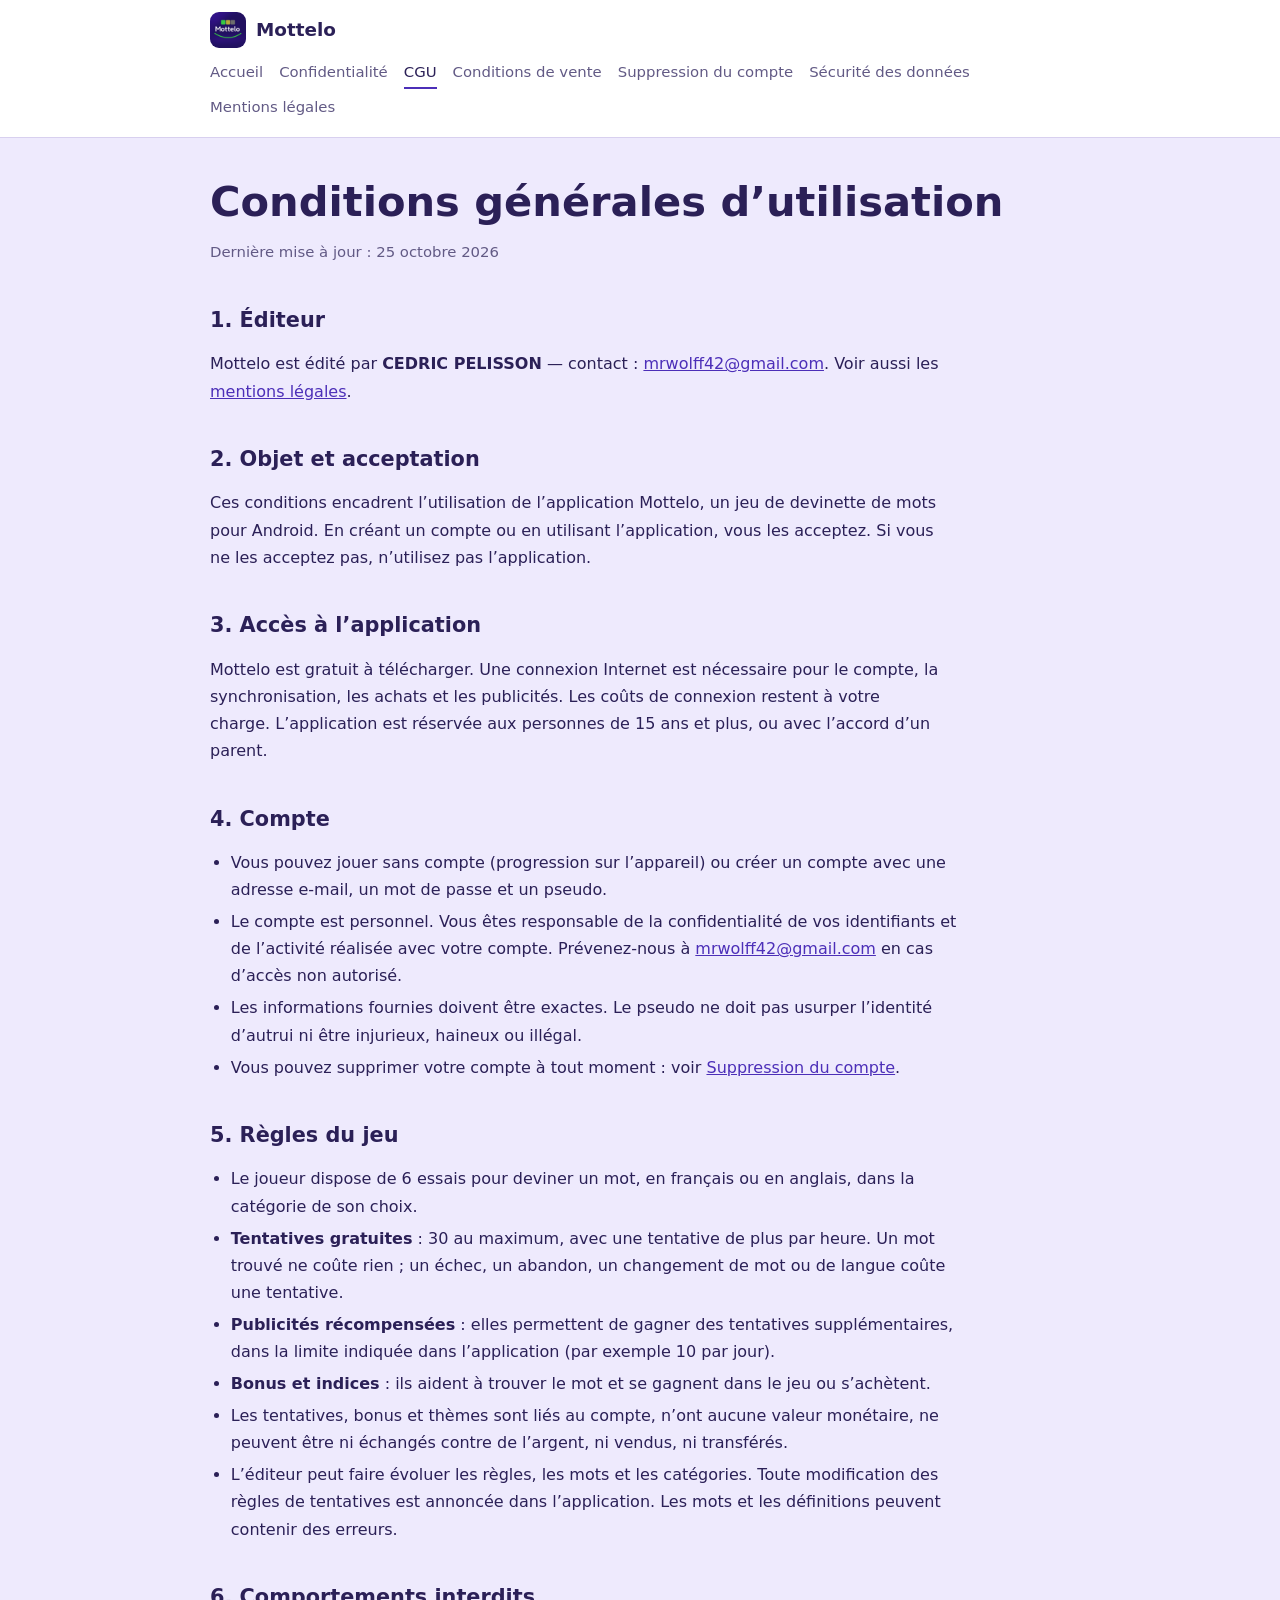
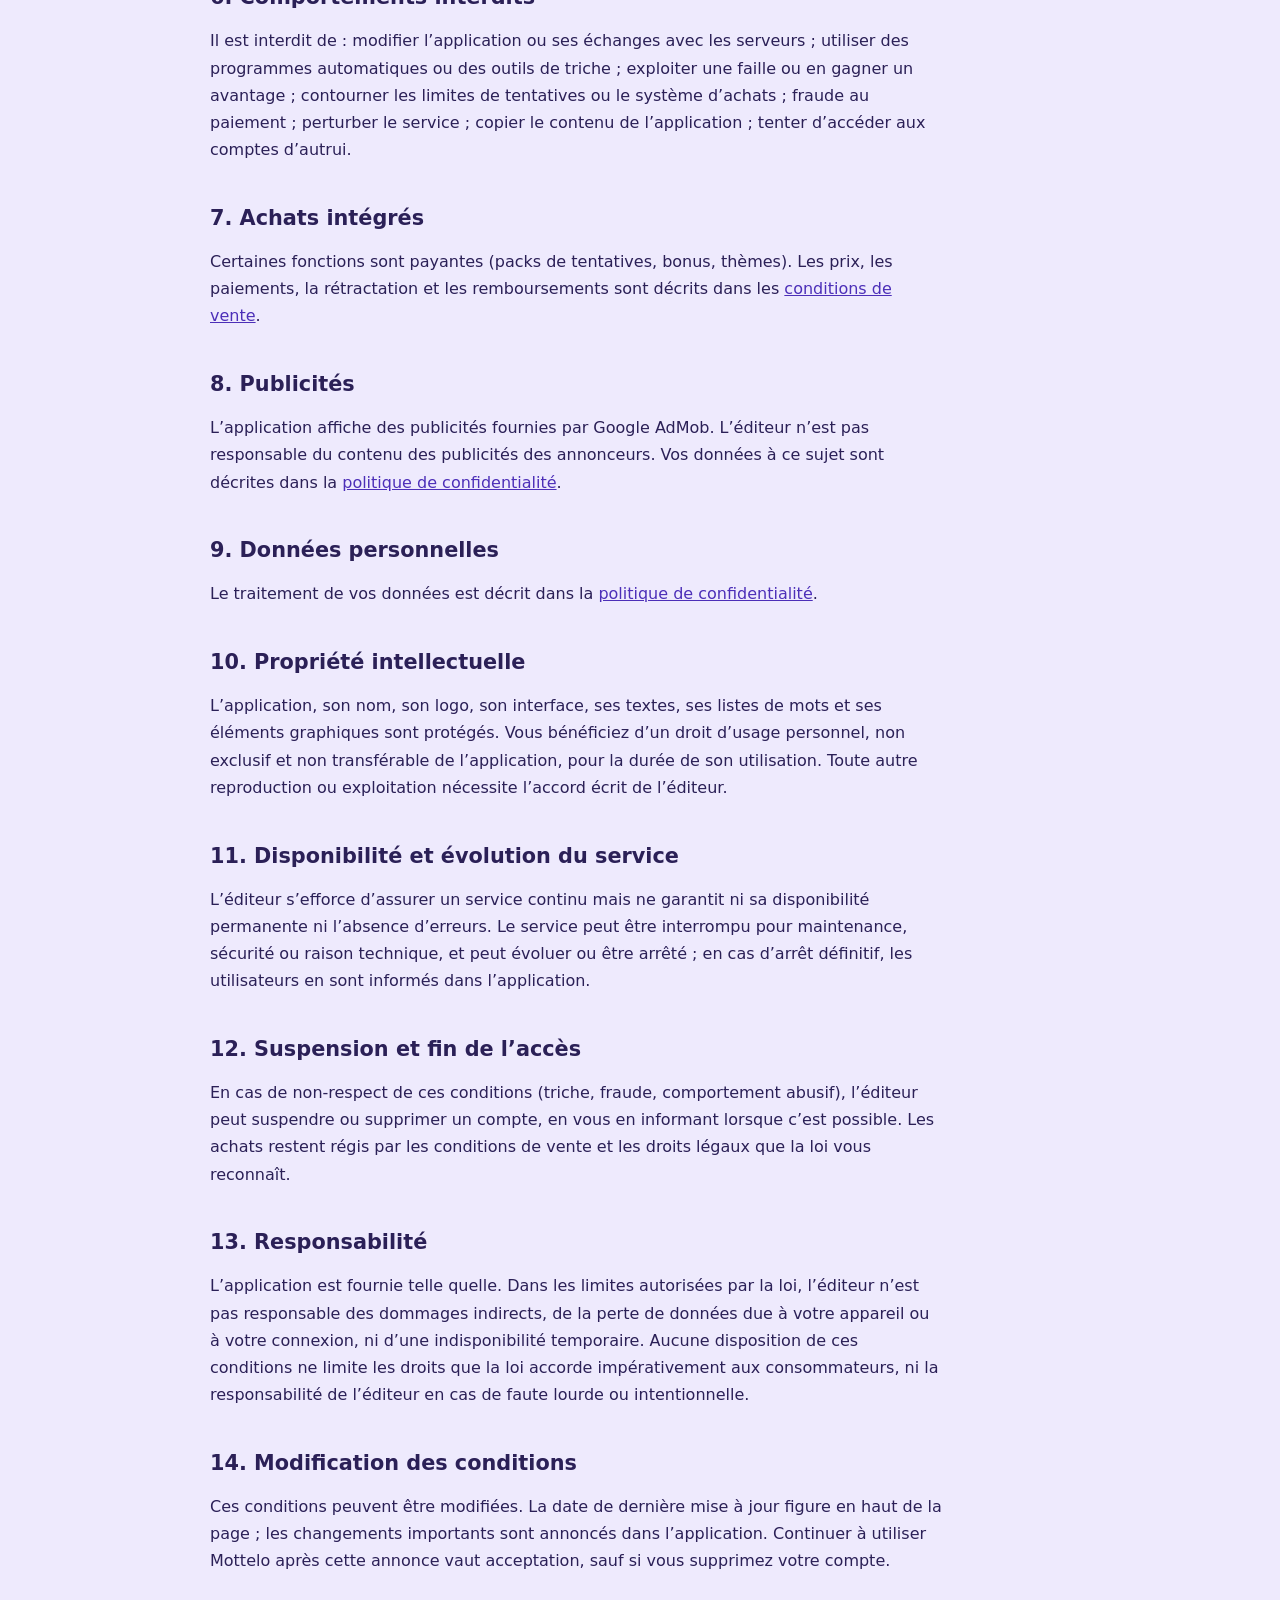
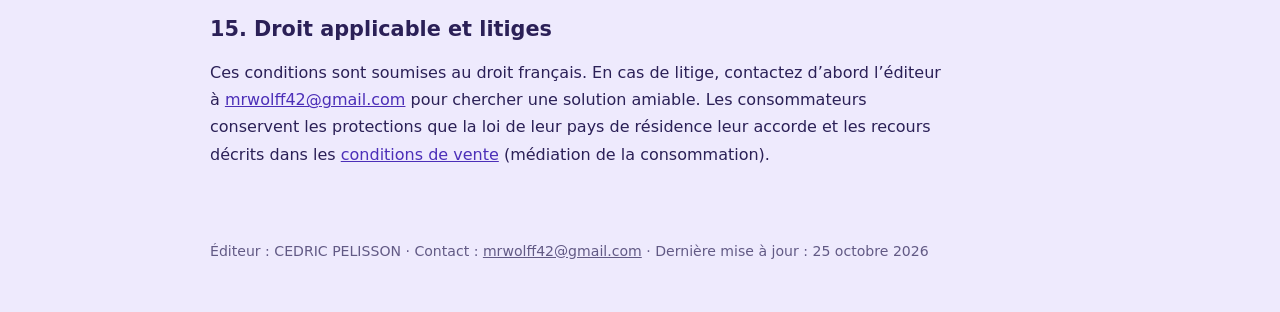
<file: terms.html>
<!doctype html>
<html lang="fr">
<head>
<meta charset="utf-8">
<meta name="viewport" content="width=device-width,initial-scale=1">
<title>Conditions générales d’utilisation — Mottelo</title>
<meta name="description" content="Règles d’utilisation de l’application Mottelo : compte, tentatives, publicités, achats, responsabilités.">
<meta name="theme-color" content="#25106a">
<link rel="icon" href="logo.png" type="image/png">
<link rel="stylesheet" href="style.css">
</head>
<body>
<header class="top"><div class="in">
<a class="brand" href="index.html"><img src="logo.png" alt="" width="36" height="36">Mottelo</a>
<nav aria-label="Pages légales"><a href="index.html">Accueil</a><a href="privacy-policy.html">Confidentialité</a><a href="terms.html" aria-current="page">CGU</a><a href="sales-terms.html">Conditions de vente</a><a href="account-deletion.html">Suppression du compte</a><a href="data-safety.html">Sécurité des données</a><a href="legal-notice.html">Mentions légales</a></nav>
</div></header>
<main>

<h1>Conditions générales d’utilisation</h1>
<p class="muted">Dernière mise à jour : 25 octobre 2026</p>

<h2>1. Éditeur</h2>
<p>Mottelo est édité par <strong>CEDRIC PELISSON</strong> — contact : <a href="mailto:mrwolfflw42@gmail.com">mrwolff42@gmail.com</a>. Voir aussi les <a href="legal-notice.html">mentions légales</a>.</p>

<h2>2. Objet et acceptation</h2>
<p>Ces conditions encadrent l’utilisation de l’application Mottelo, un jeu de devinette de mots pour Android. En créant un compte ou en utilisant l’application, vous les acceptez. Si vous ne les acceptez pas, n’utilisez pas l’application.</p>

<h2>3. Accès à l’application</h2>
<p>Mottelo est gratuit à télécharger. Une connexion Internet est nécessaire pour le compte, la synchronisation, les achats et les publicités. Les coûts de connexion restent à votre charge. L’application est réservée aux personnes de 15 ans et plus, ou avec l’accord d’un parent.</p>

<h2>4. Compte</h2>
<ul>
<li>Vous pouvez jouer sans compte (progression sur l’appareil) ou créer un compte avec une adresse e-mail, un mot de passe et un pseudo.</li>
<li>Le compte est personnel. Vous êtes responsable de la confidentialité de vos identifiants et de l’activité réalisée avec votre compte. Prévenez-nous à <a href="mailto:mrwolfflw42@gmail.com">mrwolff42@gmail.com</a> en cas d’accès non autorisé.</li>
<li>Les informations fournies doivent être exactes. Le pseudo ne doit pas usurper l’identité d’autrui ni être injurieux, haineux ou illégal.</li>
<li>Vous pouvez supprimer votre compte à tout moment : voir <a href="account-deletion.html">Suppression du compte</a>.</li>
</ul>

<h2>5. Règles du jeu</h2>
<ul>
<li>Le joueur dispose de 6 essais pour deviner un mot, en français ou en anglais, dans la catégorie de son choix.</li>
<li><strong>Tentatives gratuites</strong> : 30 au maximum, avec une tentative de plus par heure. Un mot trouvé ne coûte rien ; un échec, un abandon, un changement de mot ou de langue coûte une tentative.</li>
<li><strong>Publicités récompensées</strong> : elles permettent de gagner des tentatives supplémentaires, dans la limite indiquée dans l’application (par exemple 10 par jour).</li>
<li><strong>Bonus et indices</strong> : ils aident à trouver le mot et se gagnent dans le jeu ou s’achètent.</li>
<li>Les tentatives, bonus et thèmes sont liés au compte, n’ont aucune valeur monétaire, ne peuvent être ni échangés contre de l’argent, ni vendus, ni transférés.</li>
<li>L’éditeur peut faire évoluer les règles, les mots et les catégories. Toute modification des règles de tentatives est annoncée dans l’application. Les mots et les définitions peuvent contenir des erreurs.</li>
</ul>

<h2>6. Comportements interdits</h2>
<p>Il est interdit de : modifier l’application ou ses échanges avec les serveurs ; utiliser des programmes automatiques ou des outils de triche ; exploiter une faille ou en gagner un avantage ; contourner les limites de tentatives ou le système d’achats ; fraude au paiement ; perturber le service ; copier le contenu de l’application ; tenter d’accéder aux comptes d’autrui.</p>

<h2>7. Achats intégrés</h2>
<p>Certaines fonctions sont payantes (packs de tentatives, bonus, thèmes). Les prix, les paiements, la rétractation et les remboursements sont décrits dans les <a href="sales-terms.html">conditions de vente</a>.</p>

<h2>8. Publicités</h2>
<p>L’application affiche des publicités fournies par Google AdMob. L’éditeur n’est pas responsable du contenu des publicités des annonceurs. Vos données à ce sujet sont décrites dans la <a href="privacy-policy.html">politique de confidentialité</a>.</p>

<h2>9. Données personnelles</h2>
<p>Le traitement de vos données est décrit dans la <a href="privacy-policy.html">politique de confidentialité</a>.</p>

<h2>10. Propriété intellectuelle</h2>
<p>L’application, son nom, son logo, son interface, ses textes, ses listes de mots et ses éléments graphiques sont protégés. Vous bénéficiez d’un droit d’usage personnel, non exclusif et non transférable de l’application, pour la durée de son utilisation. Toute autre reproduction ou exploitation nécessite l’accord écrit de l’éditeur.</p>

<h2>11. Disponibilité et évolution du service</h2>
<p>L’éditeur s’efforce d’assurer un service continu mais ne garantit ni sa disponibilité permanente ni l’absence d’erreurs. Le service peut être interrompu pour maintenance, sécurité ou raison technique, et peut évoluer ou être arrêté ; en cas d’arrêt définitif, les utilisateurs en sont informés dans l’application.</p>

<h2>12. Suspension et fin de l’accès</h2>
<p>En cas de non-respect de ces conditions (triche, fraude, comportement abusif), l’éditeur peut suspendre ou supprimer un compte, en vous en informant lorsque c’est possible. Les achats restent régis par les conditions de vente et les droits légaux que la loi vous reconnaît.</p>

<h2>13. Responsabilité</h2>
<p>L’application est fournie telle quelle. Dans les limites autorisées par la loi, l’éditeur n’est pas responsable des dommages indirects, de la perte de données due à votre appareil ou à votre connexion, ni d’une indisponibilité temporaire. Aucune disposition de ces conditions ne limite les droits que la loi accorde impérativement aux consommateurs, ni la responsabilité de l’éditeur en cas de faute lourde ou intentionnelle.</p>

<h2>14. Modification des conditions</h2>
<p>Ces conditions peuvent être modifiées. La date de dernière mise à jour figure en haut de la page ; les changements importants sont annoncés dans l’application. Continuer à utiliser Mottelo après cette annonce vaut acceptation, sauf si vous supprimez votre compte.</p>

<h2>15. Droit applicable et litiges</h2>
<p>Ces conditions sont soumises au droit français. En cas de litige, contactez d’abord l’éditeur à <a href="mailto:mrwolfflw42@gmail.com">mrwolff42@gmail.com</a> pour chercher une solution amiable. Les consommateurs conservent les protections que la loi de leur pays de résidence leur accorde et les recours décrits dans les <a href="sales-terms.html">conditions de vente</a> (médiation de la consommation).</p>

</main>
<footer>Éditeur : CEDRIC PELISSON · Contact : <a href="mailto:mrwolfflw42@gmail.com">mrwolff42@gmail.com</a> · Dernière mise à jour : 25 octobre 2026</footer>
</body>
</html>
</file>
<file: style.css>
/* Mottelo — pages légales. Une seule feuille de style pour toutes les pages. */
:root{--bg:#eeeafd;--card:#fff;--ink:#2b2057;--mu:#625a85;--line:#d8d0ef;--ac:#4c2fb8;--ok:#1f9a3a;--warn:#fff6dd;--warnb:#e6c766;color-scheme:light}
@media(prefers-color-scheme:dark){:root{--bg:#150d33;--card:#211650;--ink:#eeeafd;--mu:#b3a9d9;--line:#3a2d78;--ac:#a99aff;--ok:#4cd66a;--warn:#2d2550;--warnb:#6a5aa8;color-scheme:dark}}
*{box-sizing:border-box}
html{scroll-behavior:smooth}
body{margin:0;background:var(--bg);color:var(--ink);font:16px/1.7 system-ui,-apple-system,"Segoe UI",Roboto,sans-serif}
a{color:var(--ac)}
.top{background:var(--card);border-bottom:1px solid var(--line)}
.top .in{max-width:900px;margin:0 auto;padding:12px 20px;display:flex;flex-wrap:wrap;align-items:center;gap:10px 22px}
.brand{display:flex;align-items:center;gap:10px;font-weight:800;font-size:1.15rem;color:var(--ink);text-decoration:none}
.brand img{width:36px;height:36px;border-radius:9px}
.top nav{display:flex;flex-wrap:wrap;gap:4px 16px;font-size:.93rem}
.top nav a{color:var(--mu);text-decoration:none;padding:2px 0;border-bottom:2px solid transparent}
.top nav a:hover,.top nav a[aria-current]{color:var(--ink);border-bottom-color:var(--ac)}
main{max-width:900px;margin:0 auto;padding:36px 20px 56px}
h1{font-size:clamp(1.8rem,5vw,2.6rem);line-height:1.15;margin:.1em 0 .3em}
h2{font-size:1.3rem;margin:2em 0 .5em;line-height:1.3}
h3{font-size:1.05rem;margin:1.4em 0 .3em}
p,li{max-width:72ch}
.muted{color:var(--mu);font-size:.93rem}
.card{background:var(--card);border:1px solid var(--line);border-radius:16px;padding:18px 20px;margin:16px 0}
.note{background:var(--warn);border:1px solid var(--warnb);border-radius:14px;padding:14px 18px;margin:18px 0}
.grid{display:grid;gap:14px;grid-template-columns:repeat(auto-fit,minmax(250px,1fr));margin:22px 0}
.item{display:block;background:var(--card);color:var(--ink);padding:18px 20px;border:1px solid var(--line);border-radius:16px;text-decoration:none}
.item:hover{outline:2px solid var(--ac)}
.item strong{display:block;font-size:1.05rem;margin-bottom:2px}
.item span{color:var(--mu);font-size:.93rem}
.tw{overflow-x:auto;margin:14px 0;border:1px solid var(--line);border-radius:14px;background:var(--card)}
table{border-collapse:collapse;width:100%;min-width:560px;font-size:.93rem}
th,td{text-align:left;vertical-align:top;padding:10px 14px;border-bottom:1px solid var(--line)}
th{font-size:.82rem;text-transform:uppercase;letter-spacing:.04em;color:var(--mu)}
tr:last-child td{border-bottom:0}
ul,ol{padding-left:1.3em}
li{margin:.3em 0}
footer{max-width:900px;margin:0 auto;padding:0 20px 48px;color:var(--mu);font-size:.88rem}
footer a{color:var(--mu)}
.steps{counter-reset:s;list-style:none;padding:0}
.steps li{counter-increment:s;position:relative;padding:12px 16px 12px 56px;background:var(--card);border:1px solid var(--line);border-radius:14px;margin:10px 0}
.steps li::before{content:counter(s);position:absolute;left:14px;top:50%;transform:translateY(-50%);width:30px;height:30px;border-radius:50%;background:var(--ac);color:var(--bg);display:grid;place-items:center;font-weight:800}
@media(max-width:560px){main{padding-top:24px}.top .in{padding:10px 16px}}
</file>
